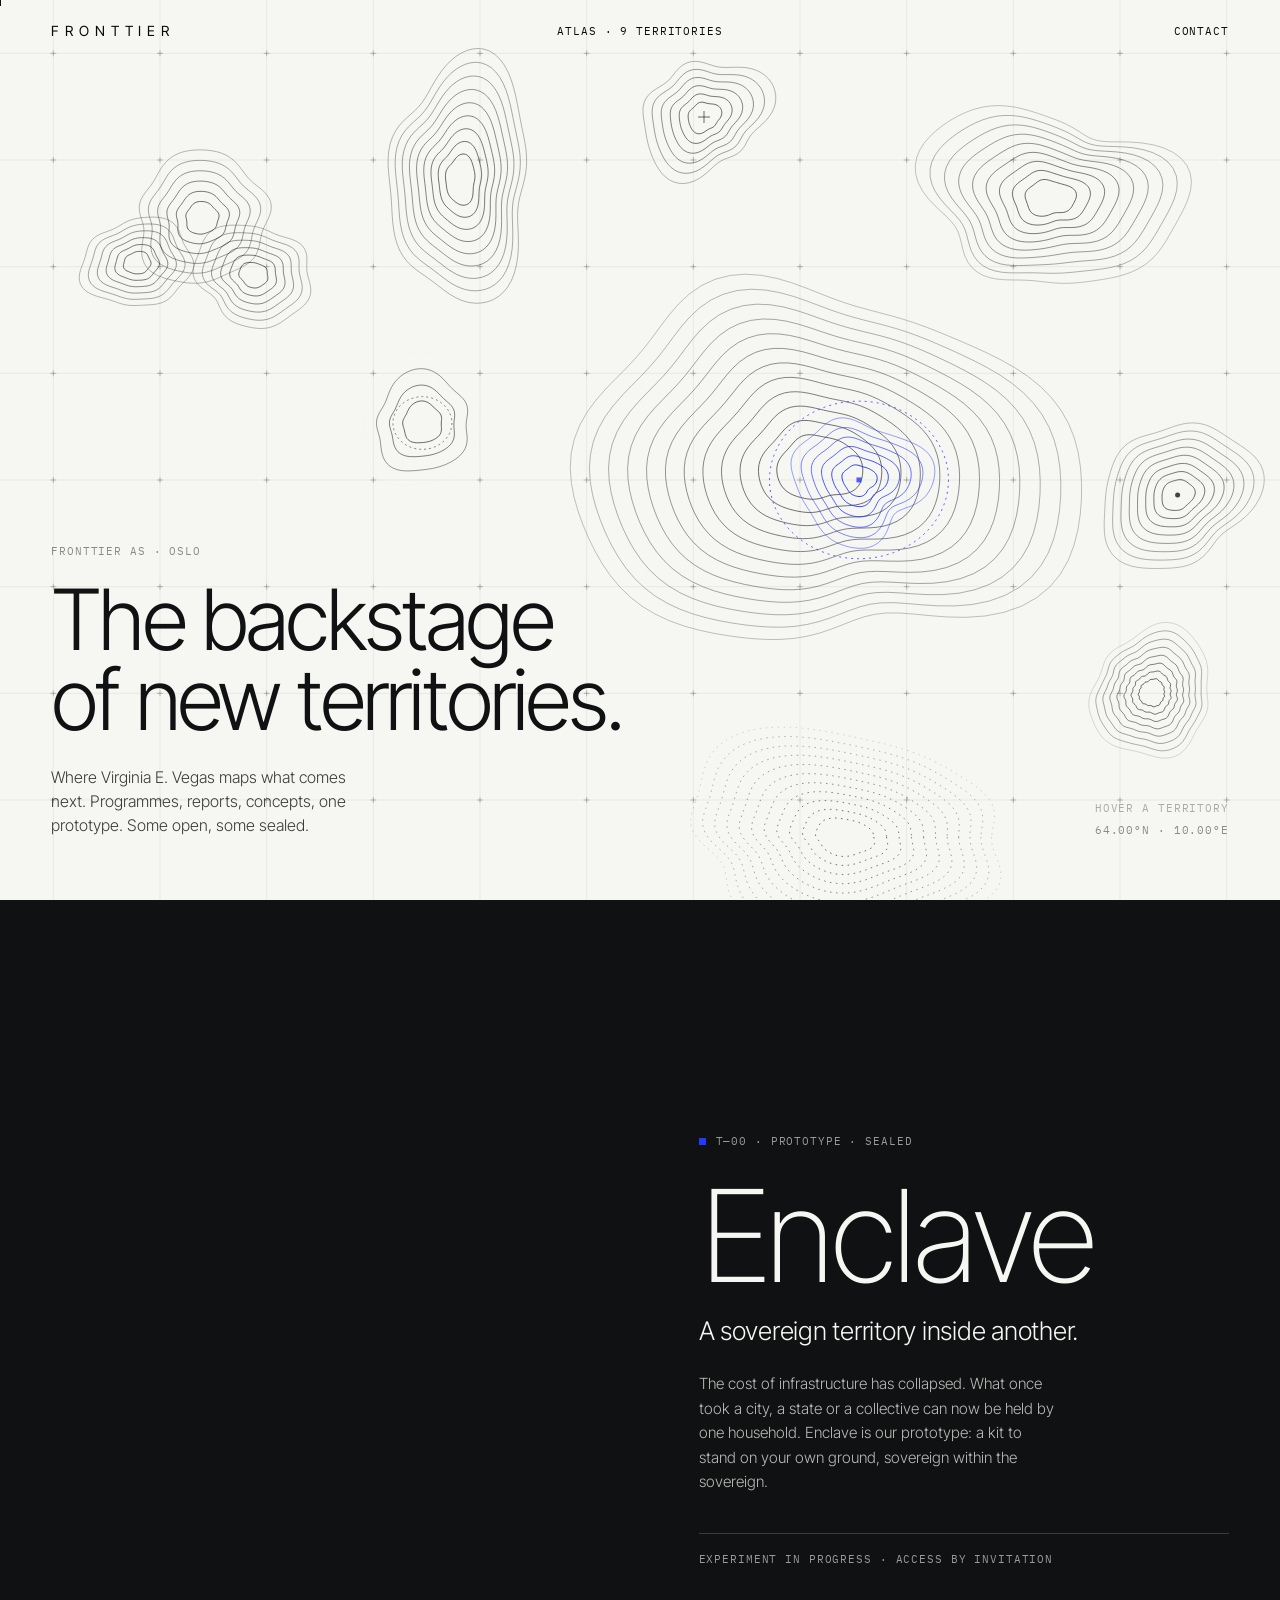
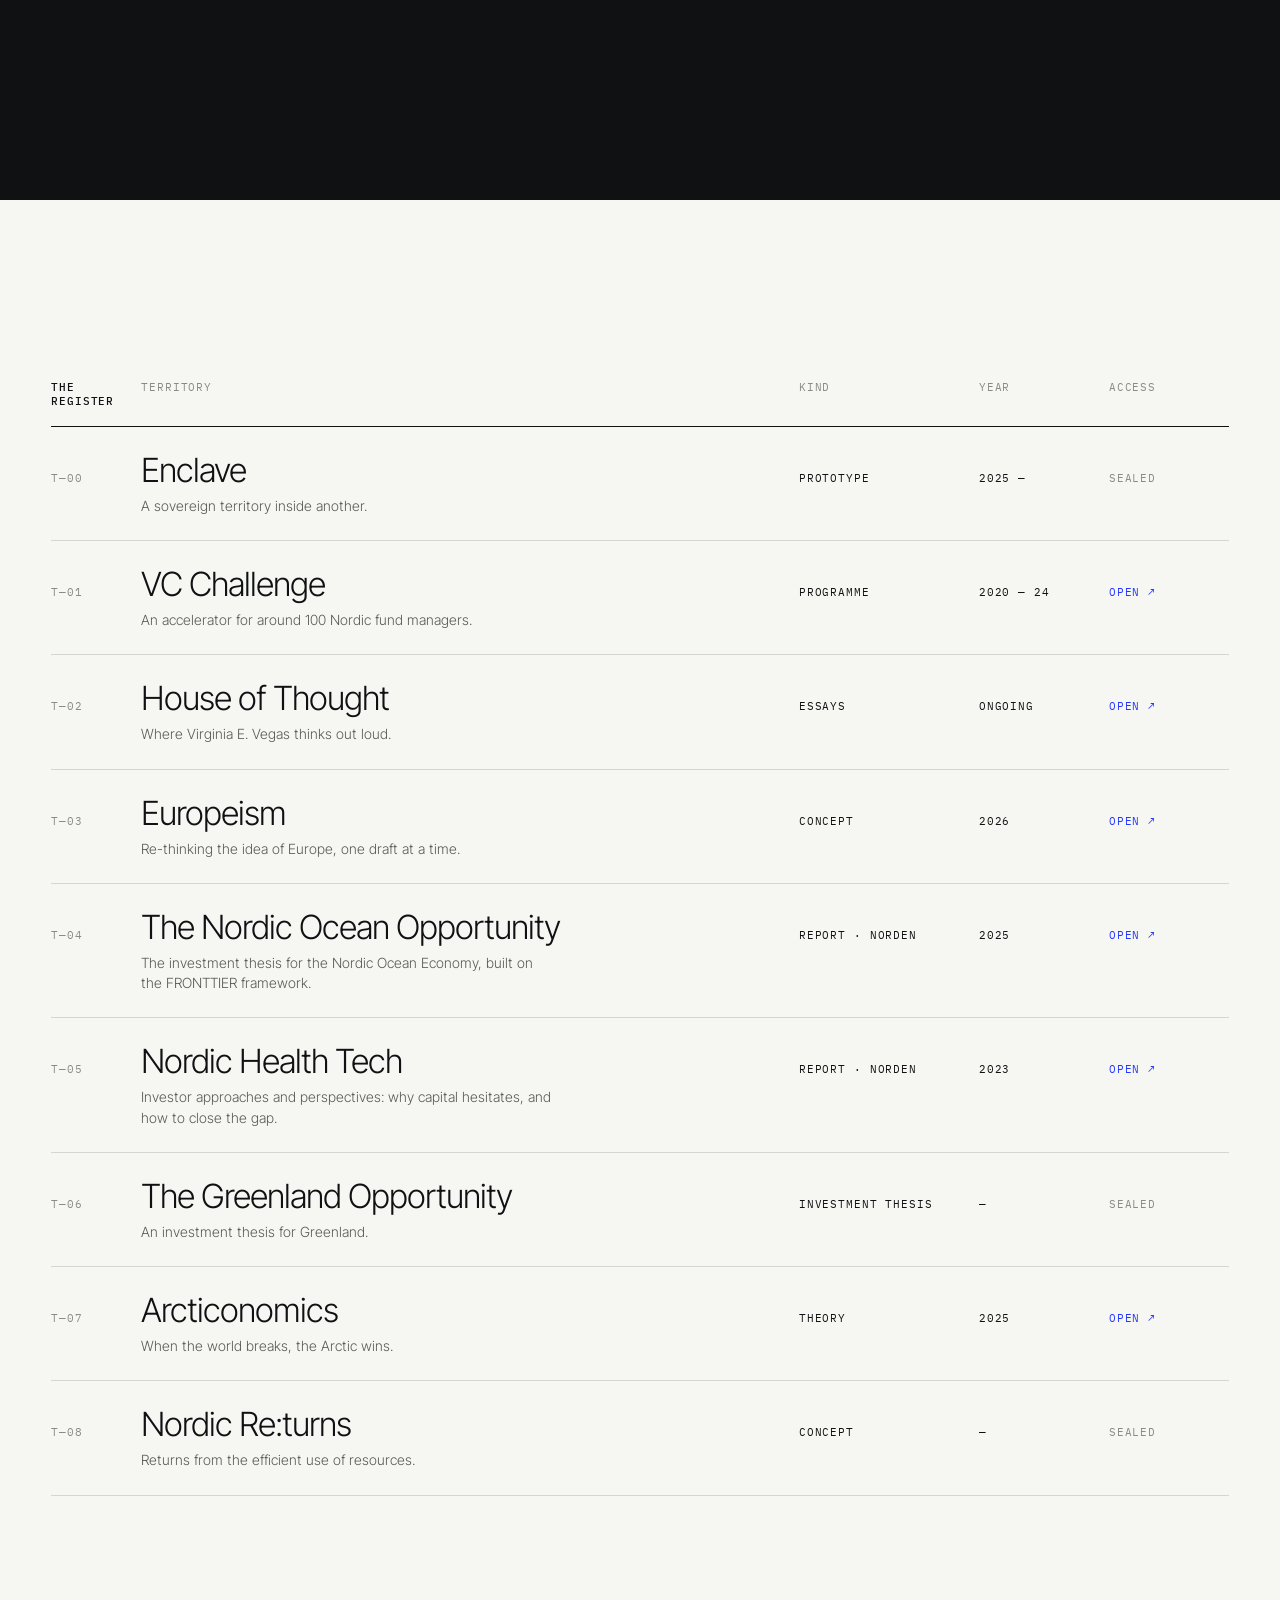
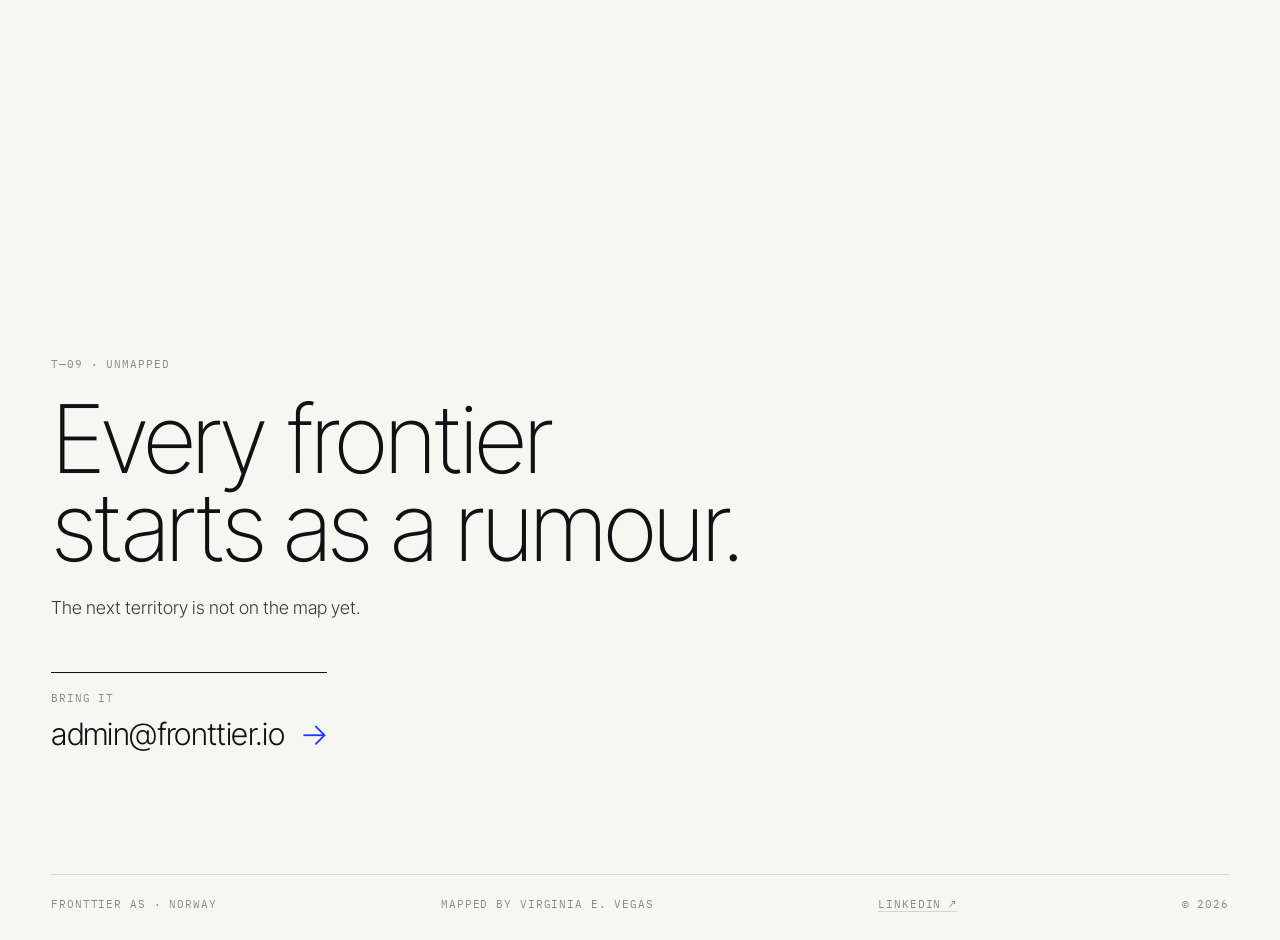
<file: index.html>
<!doctype html>
<html lang="en">
<head>
  <meta charset="utf-8">
  <meta name="viewport" content="width=device-width, initial-scale=1">
  <title>FRONTTIER — An atlas of new territories</title>
  <meta name="description" content="FRONTTIER AS (Oslo) is the backstage of new territories: VC Challenge, Europeism, House of Thought, Arcticonomics, Nordic Innovation reports on the ocean economy and health tech, and Enclave. By Virginia E. Vegas.">
  <link rel="canonical" href="https://fronttier.io/">
  <meta property="og:type" content="website">
  <meta property="og:url" content="https://fronttier.io/">
  <meta property="og:title" content="FRONTTIER — The backstage of new territories">
  <meta property="og:description" content="An atlas of programmes, reports, concepts and one prototype by Virginia E. Vegas.">
  <meta property="og:site_name" content="FRONTTIER">
  <meta property="og:image" content="https://fronttier.io/og.png">
  <meta property="og:image:width" content="1200"><meta property="og:image:height" content="630">
  <meta property="og:image:alt" content="FRONTTIER — The backstage of new territories">
  <meta name="twitter:card" content="summary_large_image">
  <meta name="twitter:image" content="https://fronttier.io/og.png">
  <meta name="author" content="Virginia E. Vegas">
  <script type="application/ld+json">{"@context": "https://schema.org", "@graph": [{"@type": "Organization", "@id": "https://fronttier.io/#org", "name": "FRONTTIER AS", "legalName": "FRONTTIER AS", "url": "https://fronttier.io/", "email": "admin@fronttier.io", "logo": "https://fronttier.io/icon-192.png", "address": {"@type": "PostalAddress", "addressLocality": "Oslo", "addressCountry": "NO"}, "founder": {"@id": "https://vevegas.com/#virginia"}, "sameAs": ["https://www.linkedin.com/company/the-fronttier/"]}, {"@type": "Person", "@id": "https://vevegas.com/#virginia", "name": "Virginia E. Vegas", "alternateName": "VE VEGAS", "url": "https://vevegas.com/", "sameAs": ["https://www.linkedin.com/in/virginia-e-vegas/"], "worksFor": {"@id": "https://fronttier.io/#org"}}, {"@type": "WebSite", "@id": "https://fronttier.io/#site", "url": "https://fronttier.io/", "name": "FRONTTIER", "publisher": {"@id": "https://fronttier.io/#org"}, "inLanguage": "en"}, {"@type": "ItemList", "name": "Territories by FRONTTIER AS", "itemListElement": [{"@type": "ListItem", "position": 1, "item": {"@type": "CreativeWork", "name": "VC Challenge", "url": "https://vcchallenge.com/", "creator": {"@id": "https://fronttier.io/#org"}}}, {"@type": "ListItem", "position": 2, "item": {"@type": "CreativeWork", "name": "House of Thought", "url": "https://vevegas.com/", "creator": {"@id": "https://fronttier.io/#org"}}}, {"@type": "ListItem", "position": 3, "item": {"@type": "CreativeWork", "name": "Europeism", "url": "https://europeism.com/", "creator": {"@id": "https://fronttier.io/#org"}}}, {"@type": "ListItem", "position": 4, "item": {"@type": "CreativeWork", "name": "Arcticonomics", "url": "https://arctic-onomics.com/", "creator": {"@id": "https://fronttier.io/#org"}}}, {"@type": "ListItem", "position": 5, "item": {"@type": "CreativeWork", "name": "The Nordic Ocean Opportunity", "url": "https://www.norden.org/en/publication/nordic-ocean-opportunity", "creator": {"@id": "https://fronttier.io/#org"}}}, {"@type": "ListItem", "position": 6, "item": {"@type": "CreativeWork", "name": "Investor approaches and perspectives in Nordic Health Tech", "url": "https://www.norden.org/en/publication/investor-approaches-and-perspectives-nordic-health-tech", "creator": {"@id": "https://fronttier.io/#org"}}}]}]}</script>
  <meta name="msvalidate.01" content="26BB170651A4994F79CFC43C66DDC237">
  <meta name="theme-color" content="#f6f6f3">
  <link rel="icon" href="/favicon.ico" sizes="48x48"><link rel="icon" href="/icon-192.png" type="image/png" sizes="192x192"><link rel="apple-touch-icon" href="/apple-touch-icon.png">
  <link rel="preconnect" href="https://fonts.googleapis.com">
  <link rel="preconnect" href="https://fonts.gstatic.com" crossorigin>
  <link href="https://fonts.googleapis.com/css2?family=Inter+Tight:wght@200;300;400;500&family=IBM+Plex+Mono:wght@400;500&display=swap" rel="stylesheet">
  <link rel="stylesheet" href="styles.css?v=5">
</head>
<body>
  <header class="top">
    <a class="mark" href="/" aria-label="FRONTTIER">FRONTTIER</a>
    <span class="mono top__mid">Atlas · 9 territories</span>
    <a class="mono" href="mailto:admin@fronttier.io">Contact</a>
  </header>

  <!-- I. the atlas -->
  <section class="atlas" id="atlas" aria-label="Atlas of territories">
    <canvas id="map" aria-hidden="true"></canvas>
    <div class="callout" id="callout" hidden>
      <span class="mono callout__n" id="cN"></span>
      <span class="callout__t" id="cT"></span>
      <span class="mono callout__m" id="cM"></span>
    </div>
    <div class="atlas__text">
      <p class="mono atlas__k">FRONTTIER AS · Oslo</p>
      <h1 class="atlas__t">The backstage<br>of new territories.</h1>
      <p class="atlas__s">Where Virginia E.&nbsp;Vegas maps what comes next. Programmes, reports, concepts, one prototype. Some open, some sealed.</p>
    </div>
    <p class="mono atlas__coord" id="coord">64.00°N · 10.00°E</p>
    <p class="mono atlas__hint">Hover a territory</p>
  </section>

  <!-- II. the enclave -->
  <section class="enclave" id="enclave" aria-labelledby="encT">
    <div class="enclave__map"><canvas id="encMap" aria-hidden="true"></canvas></div>
    <div class="enclave__text">
      <p class="mono enclave__k rv"><i></i>T—00 · Prototype · Sealed</p>
      <h2 class="enclave__t rv" id="encT">Enclave</h2>
      <p class="enclave__lead rv">A sovereign territory inside another.</p>
      <p class="enclave__p rv">The cost of infrastructure has collapsed. What once took a city, a state or a collective can now be held by one household. Enclave is our prototype: a kit to stand on your own ground, sovereign within the sovereign.</p>
      <p class="mono enclave__f rv">Experiment in progress · Access by invitation</p>
    </div>
  </section>

  <!-- III. the register -->
  <section class="reg" aria-labelledby="regT">
    <div class="reg__head rv">
      <h2 class="mono" id="regT">The register</h2>
      <span class="mono">Territory</span><span class="mono">Kind</span><span class="mono">Year</span><span class="mono">Access</span>
    </div>
    <ol class="reg__list" id="reg">
      <li class="row" id="row-enclave"><a href="#enclave"><span class="mono row__n">T—00</span><span class="row__name">Enclave<span class="row__line">A sovereign territory inside another.</span></span><span class="mono row__kind">Prototype</span><span class="mono row__year">2025 —</span><span class="mono row__acc">Sealed</span><canvas></canvas></a></li>
      <li class="row is-open" id="row-vcc"><a href="https://vcchallenge.com" target="_blank" rel="noopener"><span class="mono row__n">T—01</span><span class="row__name">VC Challenge<span class="row__line">An accelerator for around 100 Nordic fund managers.</span></span><span class="mono row__kind">Programme</span><span class="mono row__year">2020 — 24</span><span class="mono row__acc">Open ↗</span><canvas></canvas></a></li>
      <li class="row is-open" id="row-hot"><a href="https://vevegas.com" target="_blank" rel="noopener"><span class="mono row__n">T—02</span><span class="row__name">House of Thought<span class="row__line">Where Virginia E. Vegas thinks out loud.</span></span><span class="mono row__kind">Essays</span><span class="mono row__year">Ongoing</span><span class="mono row__acc">Open ↗</span><canvas></canvas></a></li>
      <li class="row is-open" id="row-eur"><a href="https://europeism.com" target="_blank" rel="noopener"><span class="mono row__n">T—03</span><span class="row__name">Europeism<span class="row__line">Re-thinking the idea of Europe, one draft at a time.</span></span><span class="mono row__kind">Concept</span><span class="mono row__year">2026</span><span class="mono row__acc">Open ↗</span><canvas></canvas></a></li>
      <li class="row is-open" id="row-ocean"><a href="https://www.norden.org/en/publication/nordic-ocean-opportunity" target="_blank" rel="noopener"><span class="mono row__n">T—04</span><span class="row__name">The Nordic Ocean Opportunity<span class="row__line">The investment thesis for the Nordic Ocean Economy, built on the FRONTTIER framework.</span></span><span class="mono row__kind">Report · Norden</span><span class="mono row__year">2025</span><span class="mono row__acc">Open ↗</span><canvas></canvas></a></li>
      <li class="row is-open" id="row-health"><a href="https://www.norden.org/en/publication/investor-approaches-and-perspectives-nordic-health-tech" target="_blank" rel="noopener"><span class="mono row__n">T—05</span><span class="row__name">Nordic Health Tech<span class="row__line">Investor approaches and perspectives: why capital hesitates, and how to close the gap.</span></span><span class="mono row__kind">Report · Norden</span><span class="mono row__year">2023</span><span class="mono row__acc">Open ↗</span><canvas></canvas></a></li>
      <li class="row" id="row-green"><a href="#enclave"><span class="mono row__n">T—06</span><span class="row__name">The Greenland Opportunity<span class="row__line">An investment thesis for Greenland.</span></span><span class="mono row__kind">Investment thesis</span><span class="mono row__year">—</span><span class="mono row__acc">Sealed</span><canvas></canvas></a></li>
      <li class="row is-open" id="row-arctic"><a href="https://arctic-onomics.com" target="_blank" rel="noopener"><span class="mono row__n">T—07</span><span class="row__name">Arcticonomics<span class="row__line">When the world breaks, the Arctic wins.</span></span><span class="mono row__kind">Theory</span><span class="mono row__year">2025</span><span class="mono row__acc">Open ↗</span><canvas></canvas></a></li>
      <li class="row" id="row-returns"><a href="#enclave"><span class="mono row__n">T—08</span><span class="row__name">Nordic Re:turns<span class="row__line">Returns from the efficient use of resources.</span></span><span class="mono row__kind">Concept</span><span class="mono row__year">—</span><span class="mono row__acc">Sealed</span><canvas></canvas></a></li>
    </ol>
  </section>

  <!-- IV. the unmapped -->
  <section class="close" id="close" aria-labelledby="closeT">
    <canvas id="closeMap" aria-hidden="true"></canvas>
    <div class="close__text">
      <p class="mono close__k rv">T—09 · Unmapped</p>
      <h2 class="close__t rv" id="closeT">Every frontier<br>starts as a rumour.</h2>
      <p class="close__s rv">The next territory is not on the map yet.</p>
      <a class="close__mail rv" href="mailto:admin@fronttier.io"><span class="close__lab mono">Bring it</span>admin@fronttier.io <i>→</i></a>
    </div>
    <footer class="foot mono">
      <span>FRONTTIER AS · Norway</span>
      <span>Mapped by Virginia E. Vegas</span>
      <a href="https://www.linkedin.com/company/the-fronttier/" rel="me">LinkedIn ↗</a>
      <span>© <span id="year">2026</span></span>
    </footer>
  </section>

  <script src="app.js?v=5" defer></script>
</body>
</html>
</file>
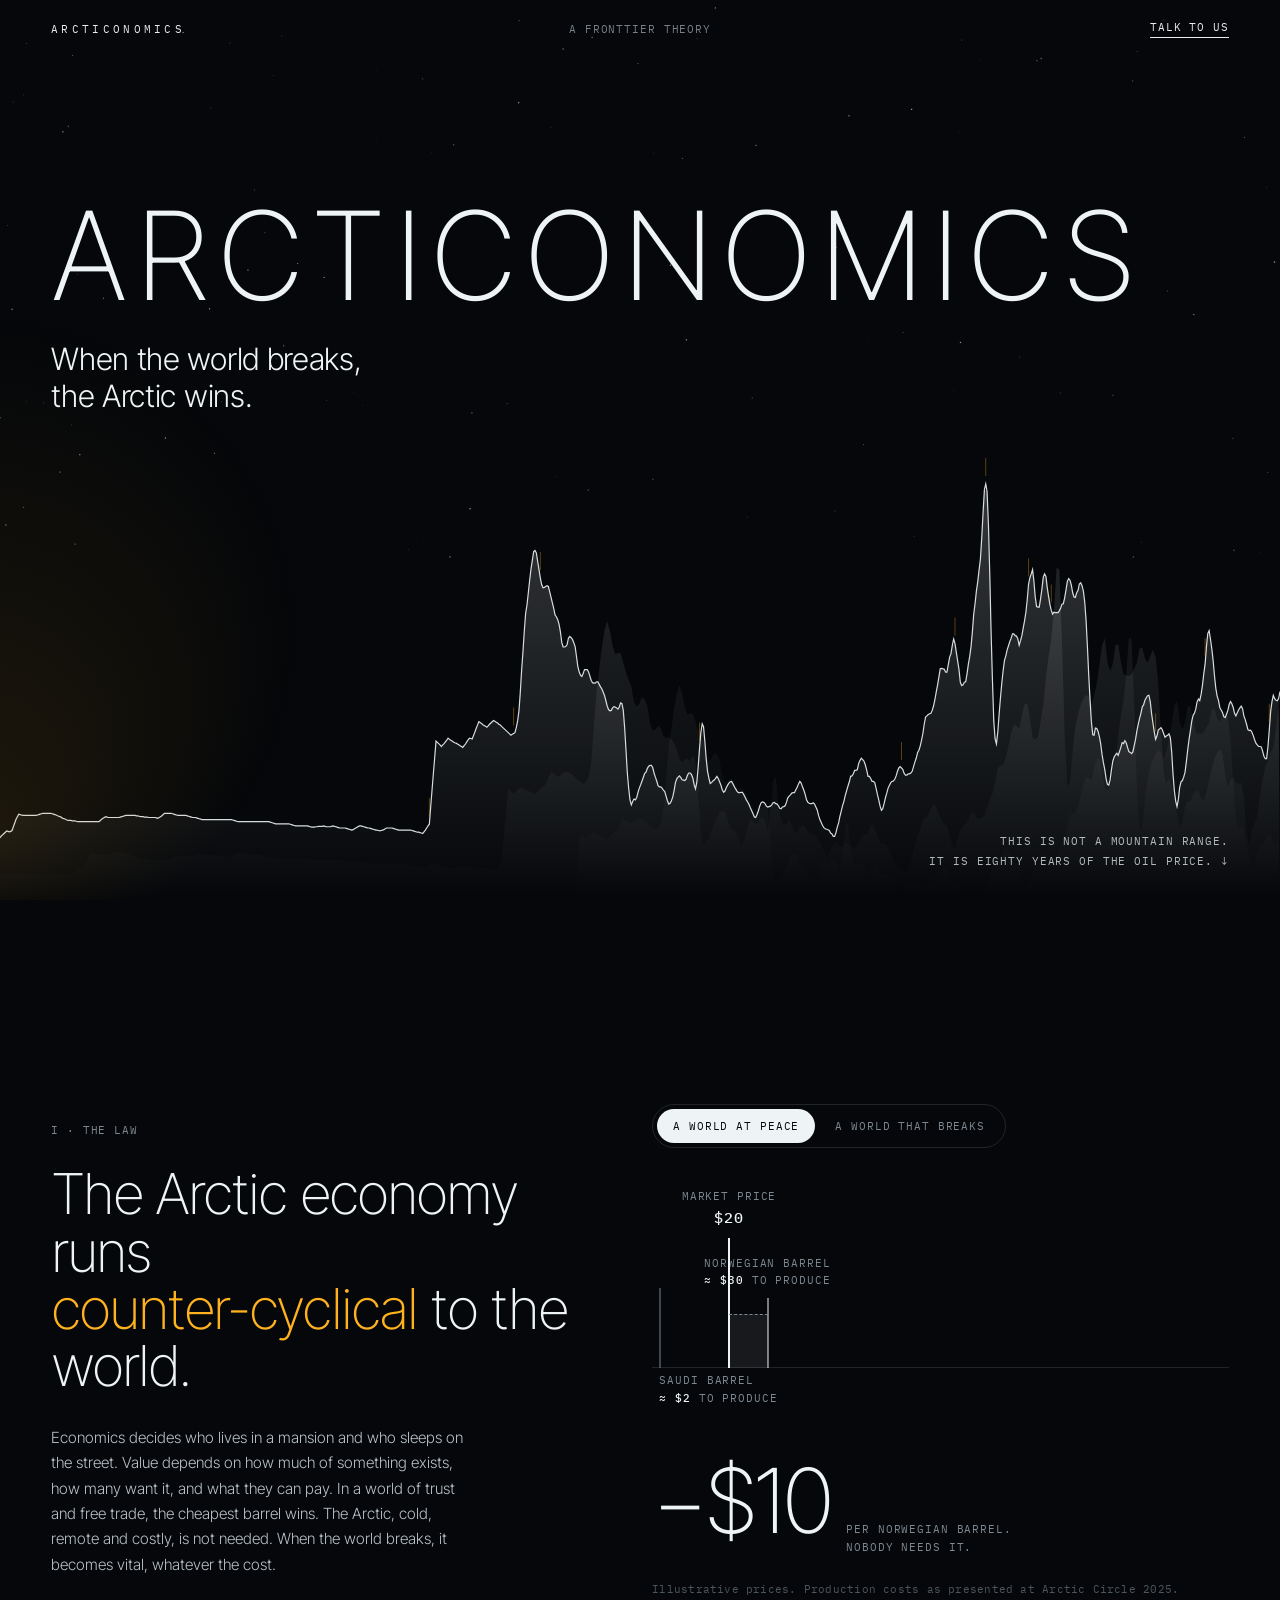
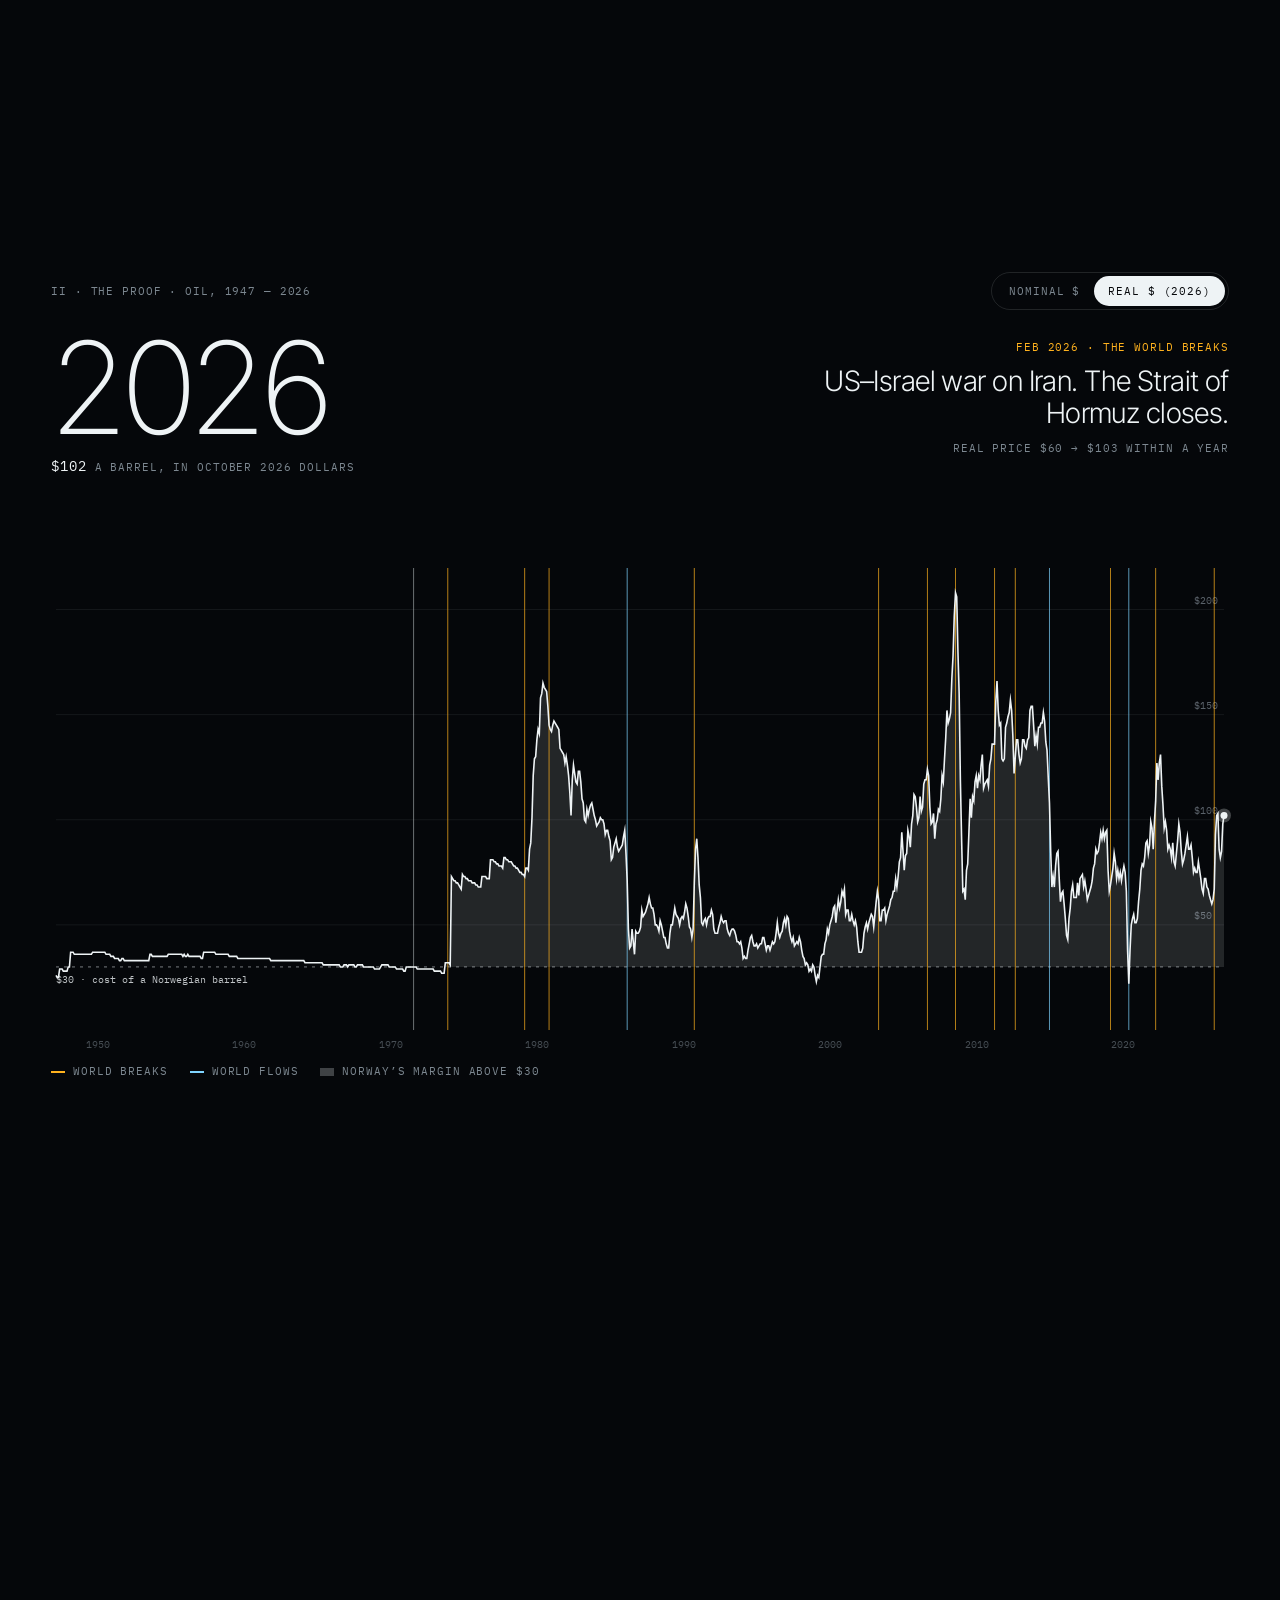
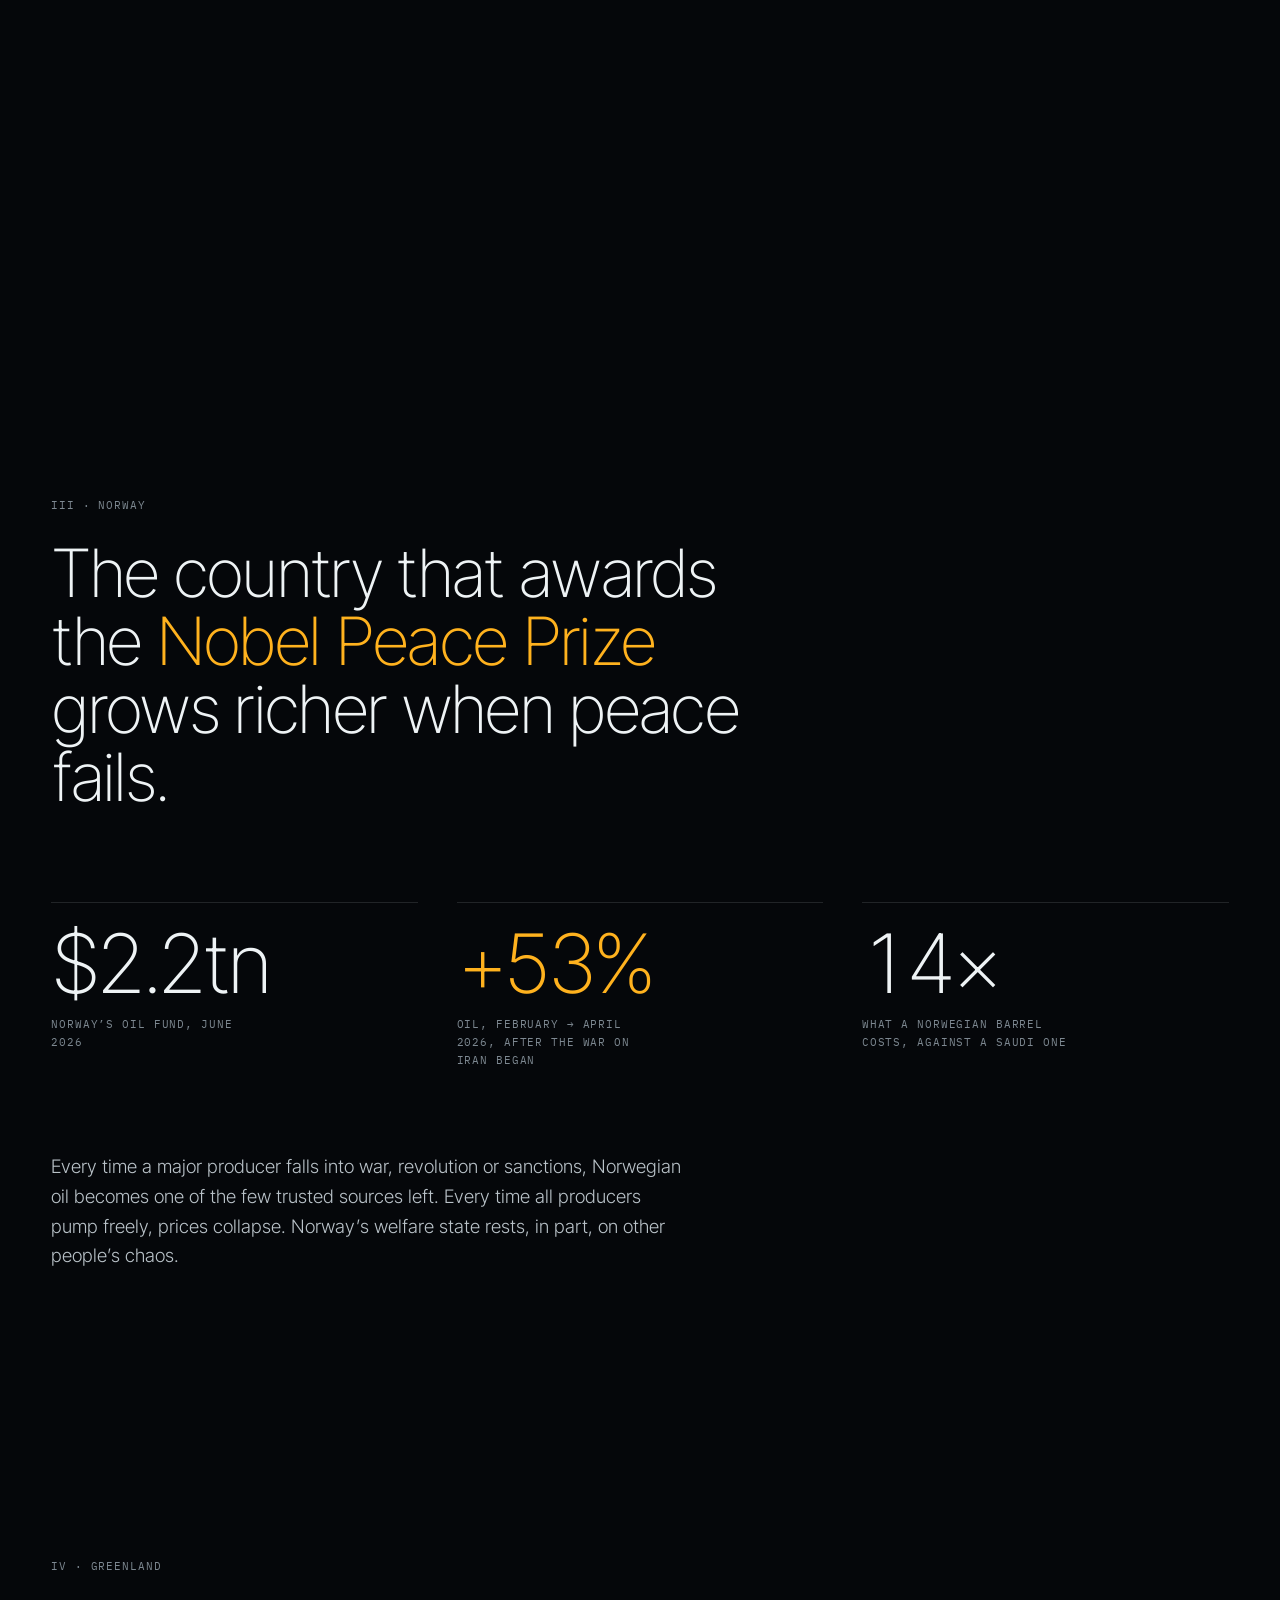
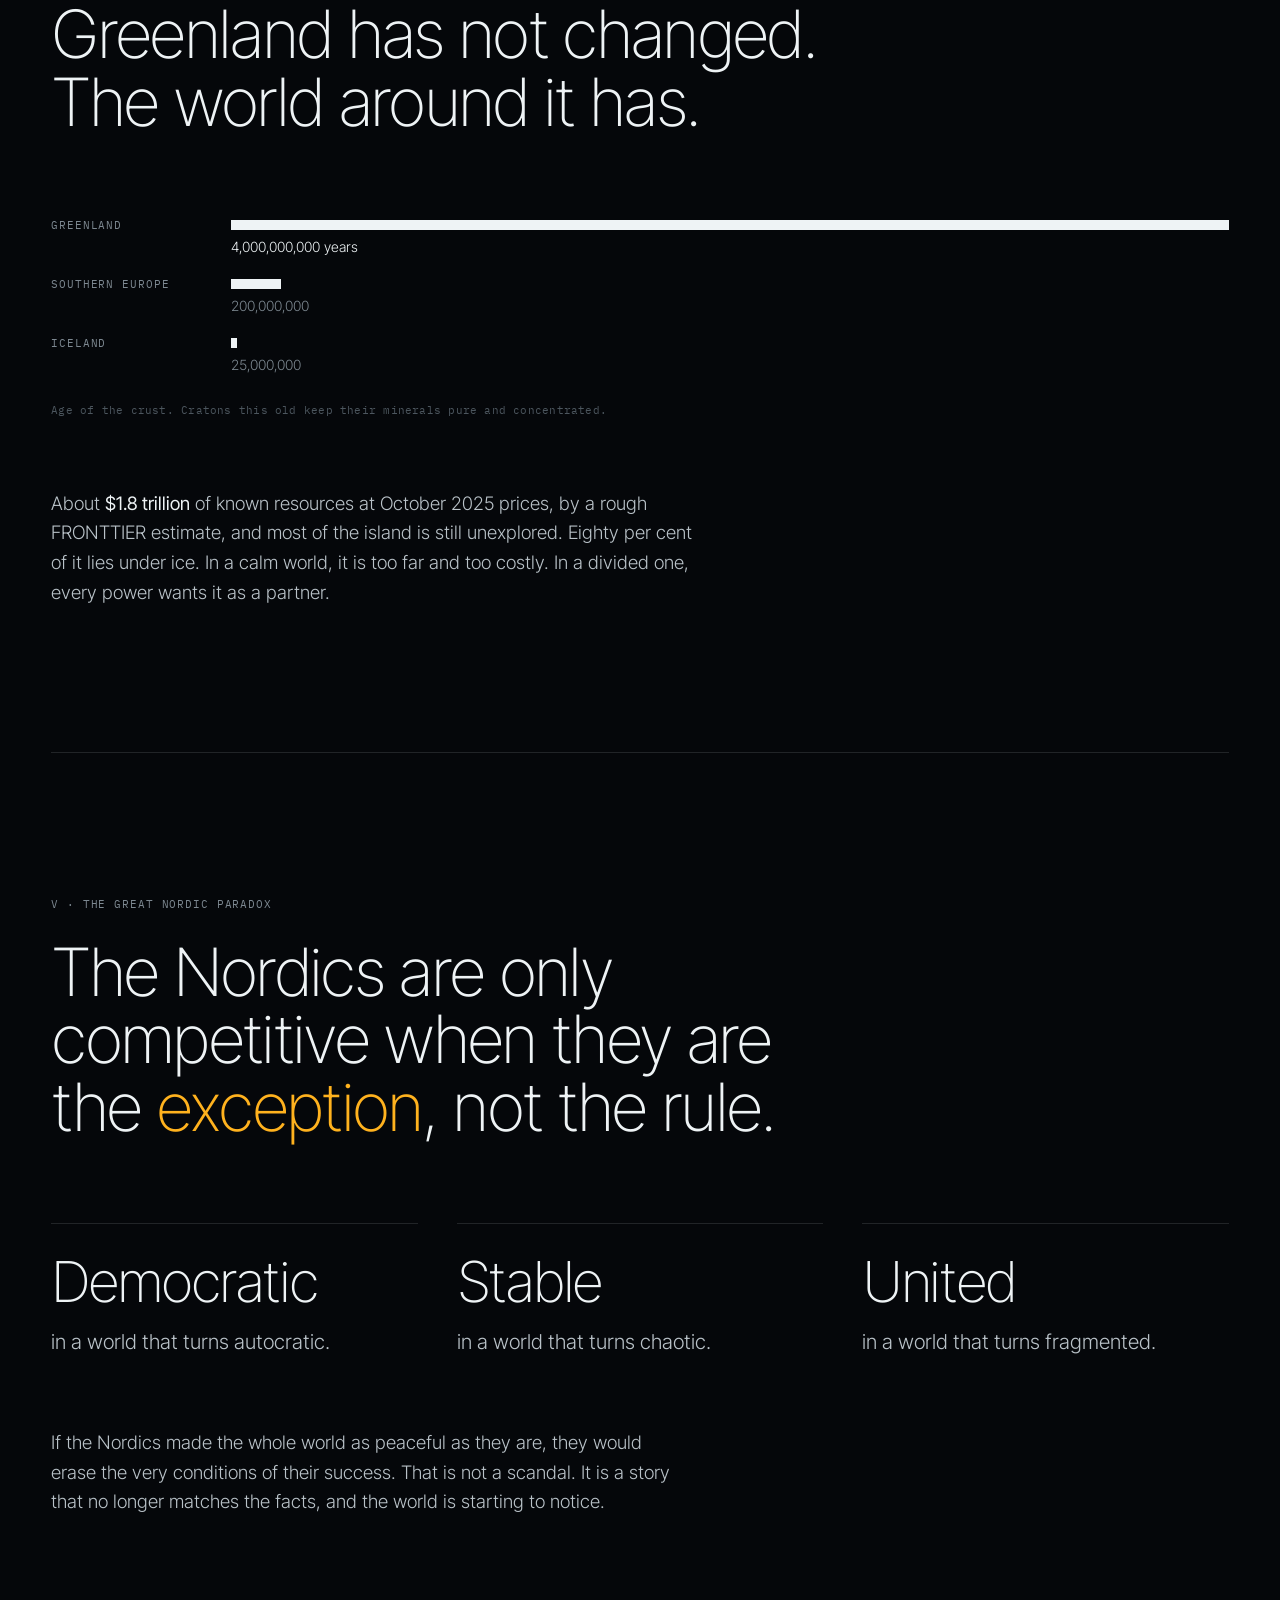
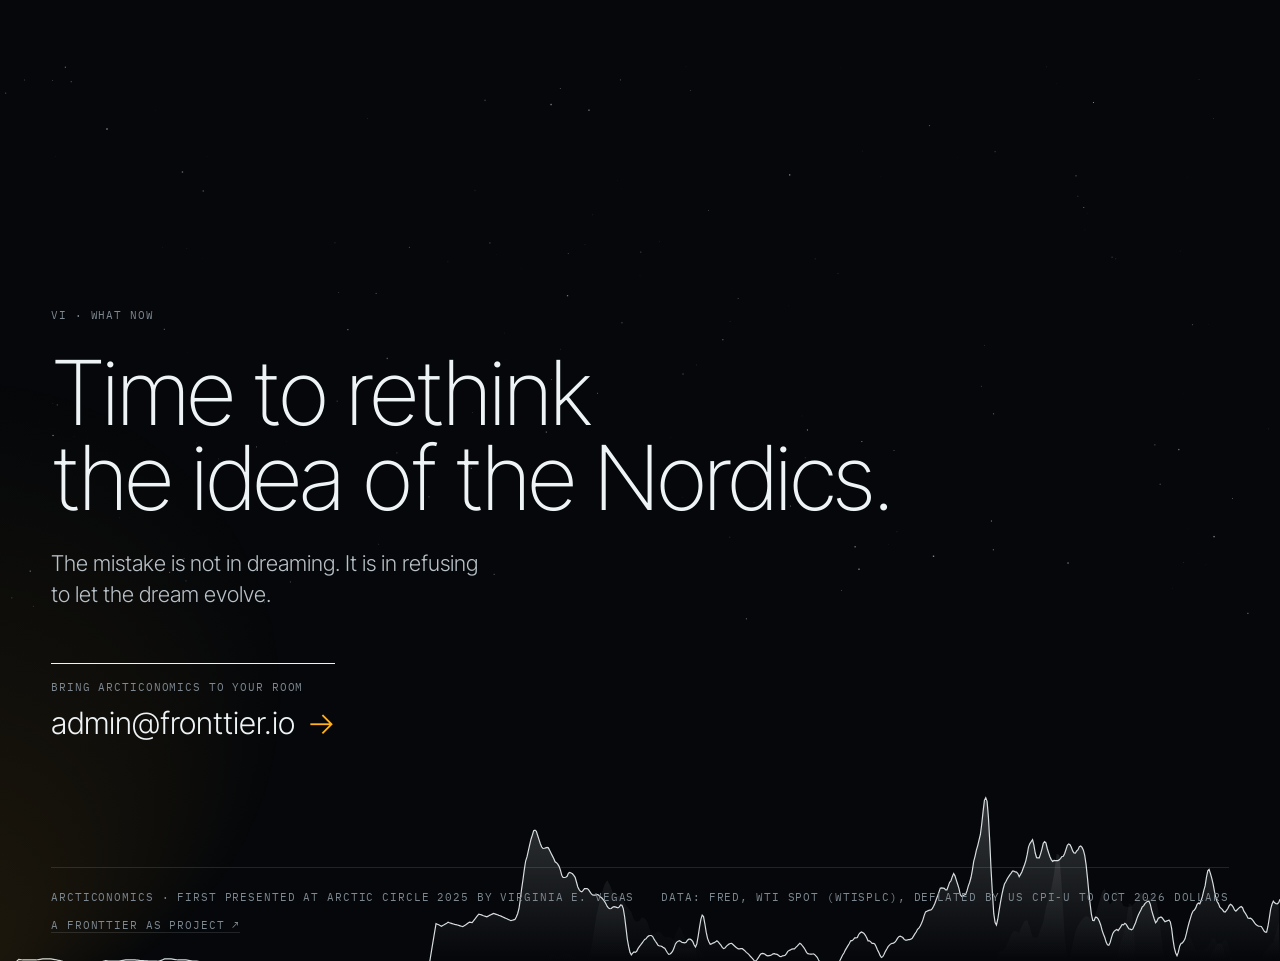
<file: arcticonomics/index.html>
<!doctype html>
<html lang="en">
<head>
  <meta charset="utf-8">
  <meta name="viewport" content="width=device-width, initial-scale=1, viewport-fit=cover">
  <title>Arcticonomics — When the world breaks, the Arctic wins</title>
  <meta name="description" content="Arcticonomics: the Arctic economy is counter-cyclical to the world. Eighty years of the real oil price show it: every spike is a war, a revolution or a sanction. A FRONTTIER theory by Virginia E. Vegas.">
  <meta name="robots" content="noindex">
  <meta name="theme-color" content="#05070a">
  <link rel="icon" href="/icon-192.png" type="image/png">
  <link rel="preconnect" href="https://fonts.googleapis.com">
  <link rel="preconnect" href="https://fonts.gstatic.com" crossorigin>
  <link href="https://fonts.googleapis.com/css2?family=Inter+Tight:wght@200;300;400;500&family=IBM+Plex+Mono:wght@400;500&display=swap" rel="stylesheet">
  <link rel="stylesheet" href="styles.css?v=4">
</head>
<body>
  <header class="bar mono">
    <a href="#top" class="bar__b">Arcticonomics</a>
    <span class="bar__m" id="barM">A FRONTTIER theory</span>
    <a href="mailto:admin@fronttier.io?subject=Arcticonomics" class="bar__c">Talk to us</a>
  </header>

  <!-- 0. the ridge -->
  <section class="hero" id="top">
    <canvas id="ridge" aria-hidden="true"></canvas>
    <div class="hero__txt">
      <h1 class="hero__t">ARCTICONOMICS</h1>
      <p class="hero__s">When the world breaks,<br>the Arctic wins.</p>
    </div>
    <p class="mono hero__hint" id="hint">This is not a mountain range.<br>It is eighty years of the oil price. ↓</p>
  </section>

  <!-- 1. the law -->
  <section class="law" id="law" aria-labelledby="lawT">
    <div class="law__txt">
      <p class="mono k">I · The law</p>
      <h2 class="law__t rv" id="lawT">The Arctic economy runs<br><em>counter-cyclical</em> to the world.</h2>
      <p class="law__p rv">Economics decides who lives in a mansion and who sleeps on the street. Value depends on how much of something exists, how many want it, and what they can pay. In a world of trust and free trade, the cheapest barrel wins. The Arctic, cold, remote and costly, is not needed. When the world breaks, it becomes vital, whatever the cost.</p>
    </div>
    <div class="law__lab">
      <div class="switch mono" role="tablist" aria-label="State of the world">
        <button type="button" role="tab" aria-selected="true" data-w="peace">A world at peace</button>
        <button type="button" role="tab" aria-selected="false" data-w="break">A world that breaks</button>
      </div>
      <div class="scale" id="scale" aria-hidden="true">
        <div class="scale__axis"></div>
        <div class="tick tick--sa"><i></i><span class="mono">Saudi barrel<br><b>≈ $2</b> to produce</span></div>
        <div class="tick tick--no"><i></i><span class="mono">Norwegian barrel<br><b>≈ $30</b> to produce</span></div>
        <div class="tick tick--mk" id="mk"><i></i><span class="mono">Market price<br><b id="mkV">$20</b></span></div>
        <div class="gap" id="gap"></div>
      </div>
      <p class="law__out"><span id="outV">−$10</span><span class="mono" id="outL">per Norwegian barrel. Nobody needs it.</span></p>
      <p class="mono law__f">Illustrative prices. Production costs as presented at Arctic Circle 2025.</p>
    </div>
  </section>

  <!-- 2. the proof -->
  <section class="proof" id="proof" aria-labelledby="proofT">
    <div class="proof__pin">
      <div class="proof__head">
        <p class="mono k" id="proofT">II · The proof · Oil, 1947 — 2026</p>
        <div class="tog mono" role="group" aria-label="Price view">
          <button type="button" data-v="nominal" aria-pressed="false">Nominal $</button>
          <button type="button" data-v="real" aria-pressed="true">Real $ (2026)</button>
        </div>
      </div>
      <canvas id="chart" aria-label="Real oil price 1947 to 2026 with major world events"></canvas>
      <div class="now">
        <p class="now__y" id="nowY">1947</p>
        <p class="mono now__p"><span id="nowP">$26</span> a barrel<span id="nowU">, in October 2026 dollars</span></p>
      </div>
      <div class="ev" id="ev">
        <p class="mono ev__k" id="evK">Scroll through eighty years</p>
        <p class="ev__t" id="evT">Calm. Cheap. Nobody needs the Arctic.</p>
        <p class="mono ev__n" id="evN"></p>
      </div>
      <p class="mono legend"><span class="lg lg--b">World breaks</span><span class="lg lg--f">World flows</span><span class="lg lg--n">Norway’s margin above $30</span></p>
    </div>
  </section>

  <!-- 3. the paradox -->
  <section class="para" aria-labelledby="paraT">
    <p class="mono k rv">III · Norway</p>
    <h2 class="para__t rv" id="paraT">The country that awards the <em>Nobel Peace Prize</em> grows richer when peace fails.</h2>
    <div class="stats">
      <div class="st rv"><p class="st__v" data-count="2.3" data-pre="$" data-suf="tn">$2.3tn</p><p class="mono">Norway’s oil fund, June 2026</p></div>
      <div class="st rv"><p class="st__v" data-count="55" data-pre="+" data-suf="%">+55%</p><p class="mono">Oil, February → April 2026, after the war on Iran began</p></div>
      <div class="st rv"><p class="st__v" data-count="15" data-pre="" data-suf="×">15×</p><p class="mono">What a Norwegian barrel costs, against a Saudi one</p></div>
    </div>
    <p class="para__p rv">Every time a major producer falls into war, revolution or sanctions, Norwegian oil becomes one of the few trusted sources left. Every time all producers pump freely, prices collapse. Norway’s welfare state rests, in part, on other people’s chaos.</p>
  </section>

  <!-- 4. greenland -->
  <section class="gl" aria-labelledby="glT">
    <p class="mono k rv">IV · Greenland</p>
    <h2 class="gl__t rv" id="glT">Greenland has not changed.<br>The world around it has.</h2>
    <div class="crust" id="crust">
      <div class="cr"><span class="mono">Greenland</span><i style="--w:1"></i><b>4,000,000,000 years</b></div>
      <div class="cr"><span class="mono">Southern Europe</span><i style="--w:.05"></i><b>200,000,000</b></div>
      <div class="cr"><span class="mono">Iceland</span><i style="--w:.00625"></i><b>25,000,000</b></div>
      <p class="mono crust__f">Age of the crust. Cratons this old keep their minerals pure and concentrated.</p>
    </div>
    <p class="gl__p rv">About <b>$1.8 trillion</b> of known resources at October 2025 prices, by a rough FRONTTIER estimate, and most of the island is still unexplored. Eighty per cent of it lies under ice. In a calm world, it is too far and too costly. In a divided one, every power wants it as a partner.</p>
  </section>

  <!-- 5. the nordic paradox -->
  <section class="np" aria-labelledby="npT">
    <p class="mono k rv">V · The great Nordic paradox</p>
    <h2 class="np__t rv" id="npT">The Nordics are only competitive when they are the <em>exception</em>, not the rule.</h2>
    <ol class="np__l">
      <li class="rv"><span>Democratic</span> in a world that turns autocratic.</li>
      <li class="rv"><span>Stable</span> in a world that turns chaotic.</li>
      <li class="rv"><span>United</span> in a world that turns fragmented.</li>
    </ol>
    <p class="np__p rv">If the Nordics made the whole world as peaceful as they are, they would erase the very conditions of their success. That is not a scandal. It is a story that no longer matches the facts, and the world is starting to notice.</p>
  </section>

  <!-- 6. close -->
  <section class="end" aria-labelledby="endT">
    <canvas id="endRidge" aria-hidden="true"></canvas>
    <div class="end__txt">
      <p class="mono k rv">VI · What now</p>
      <h2 class="end__t rv" id="endT">Time to rethink<br>the idea of the Nordics.</h2>
      <p class="end__q rv">The mistake is not in dreaming. It is in refusing to let the dream evolve.</p>
      <a class="end__cta rv" href="mailto:admin@fronttier.io?subject=Arcticonomics"><span class="mono">Bring Arcticonomics to your room</span>admin@fronttier.io <i>→</i></a>
    </div>
    <footer class="foot mono">
      <span>Arcticonomics · first presented at Arctic Circle 2025 by Virginia E. Vegas</span>
      <span>Data: FRED, WTI spot (WTISPLC), deflated by US CPI-U to Oct 2026 dollars</span>
      <a href="https://fronttier.io">A FRONTTIER AS project ↗</a>
    </footer>
  </section>

  <script src="data.js?v=1"></script>
  <script src="app.js?v=3" defer></script>
</body>
</html>
</file>
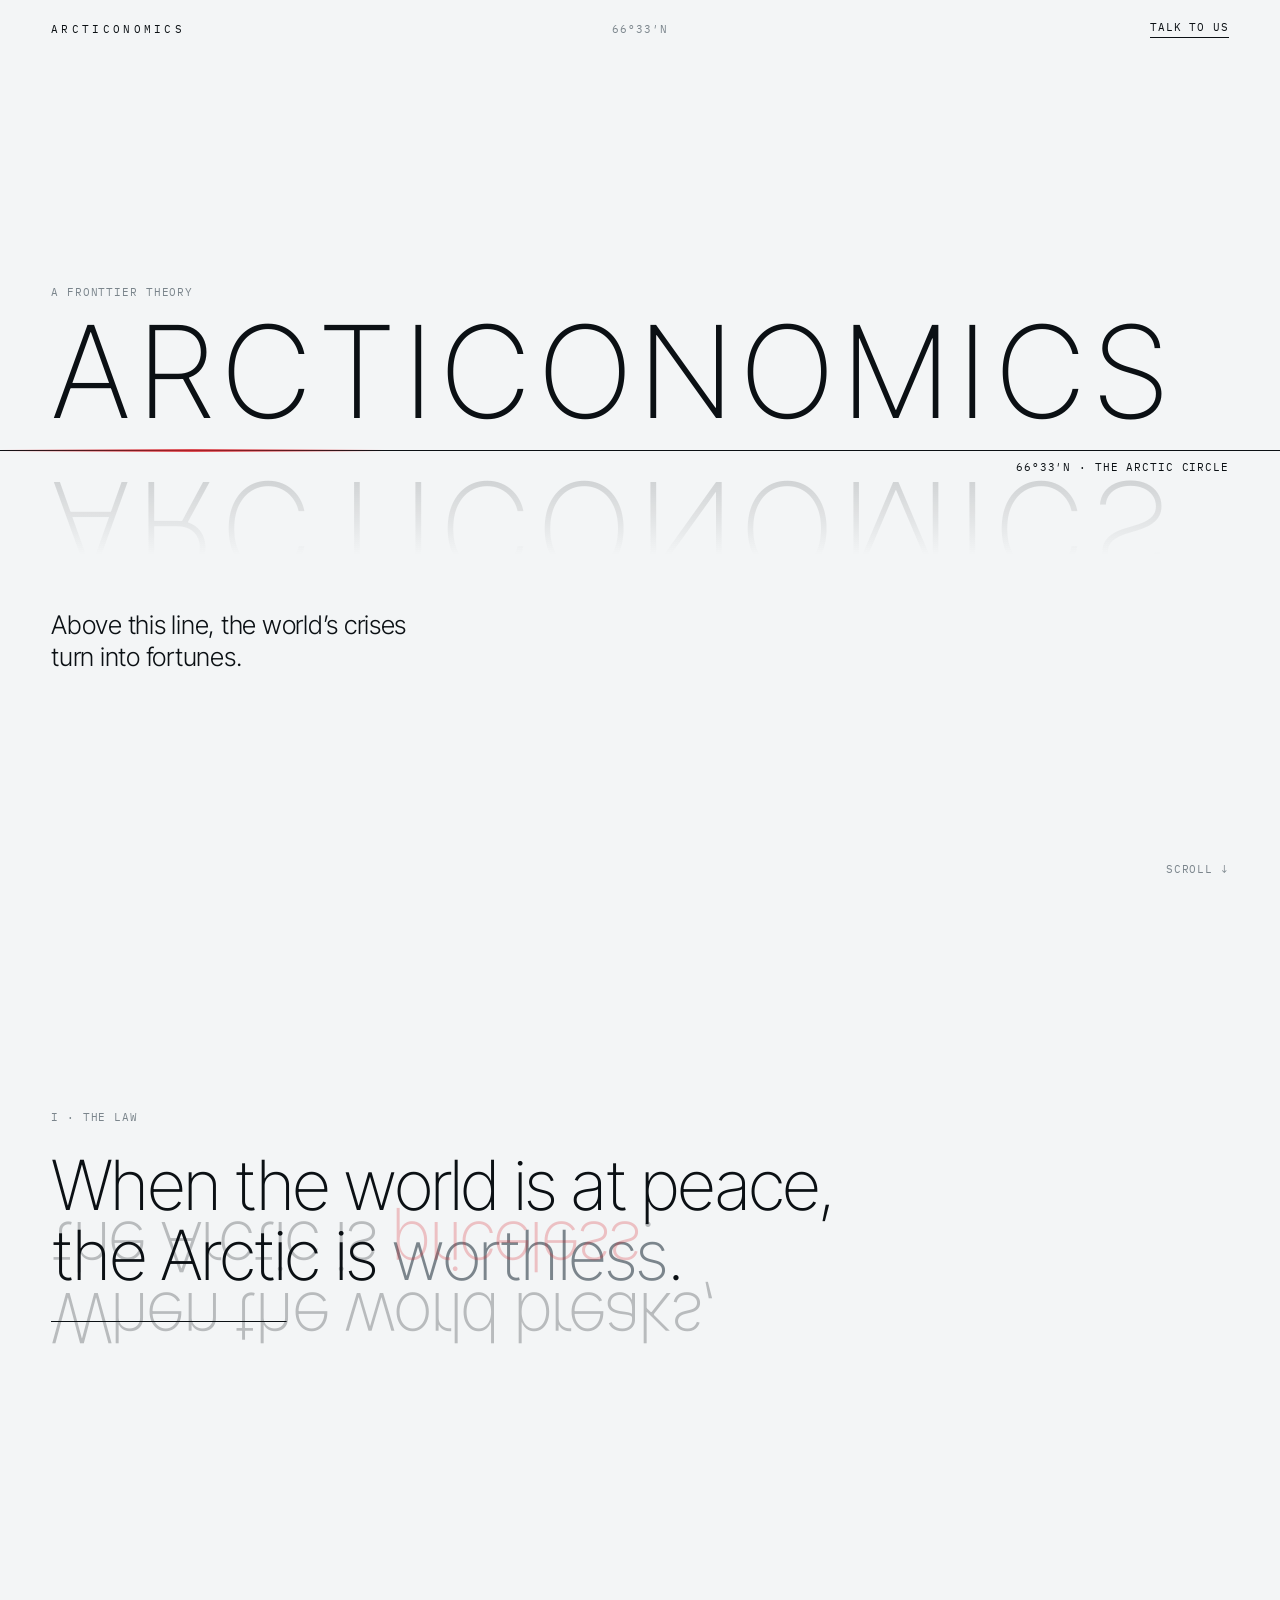
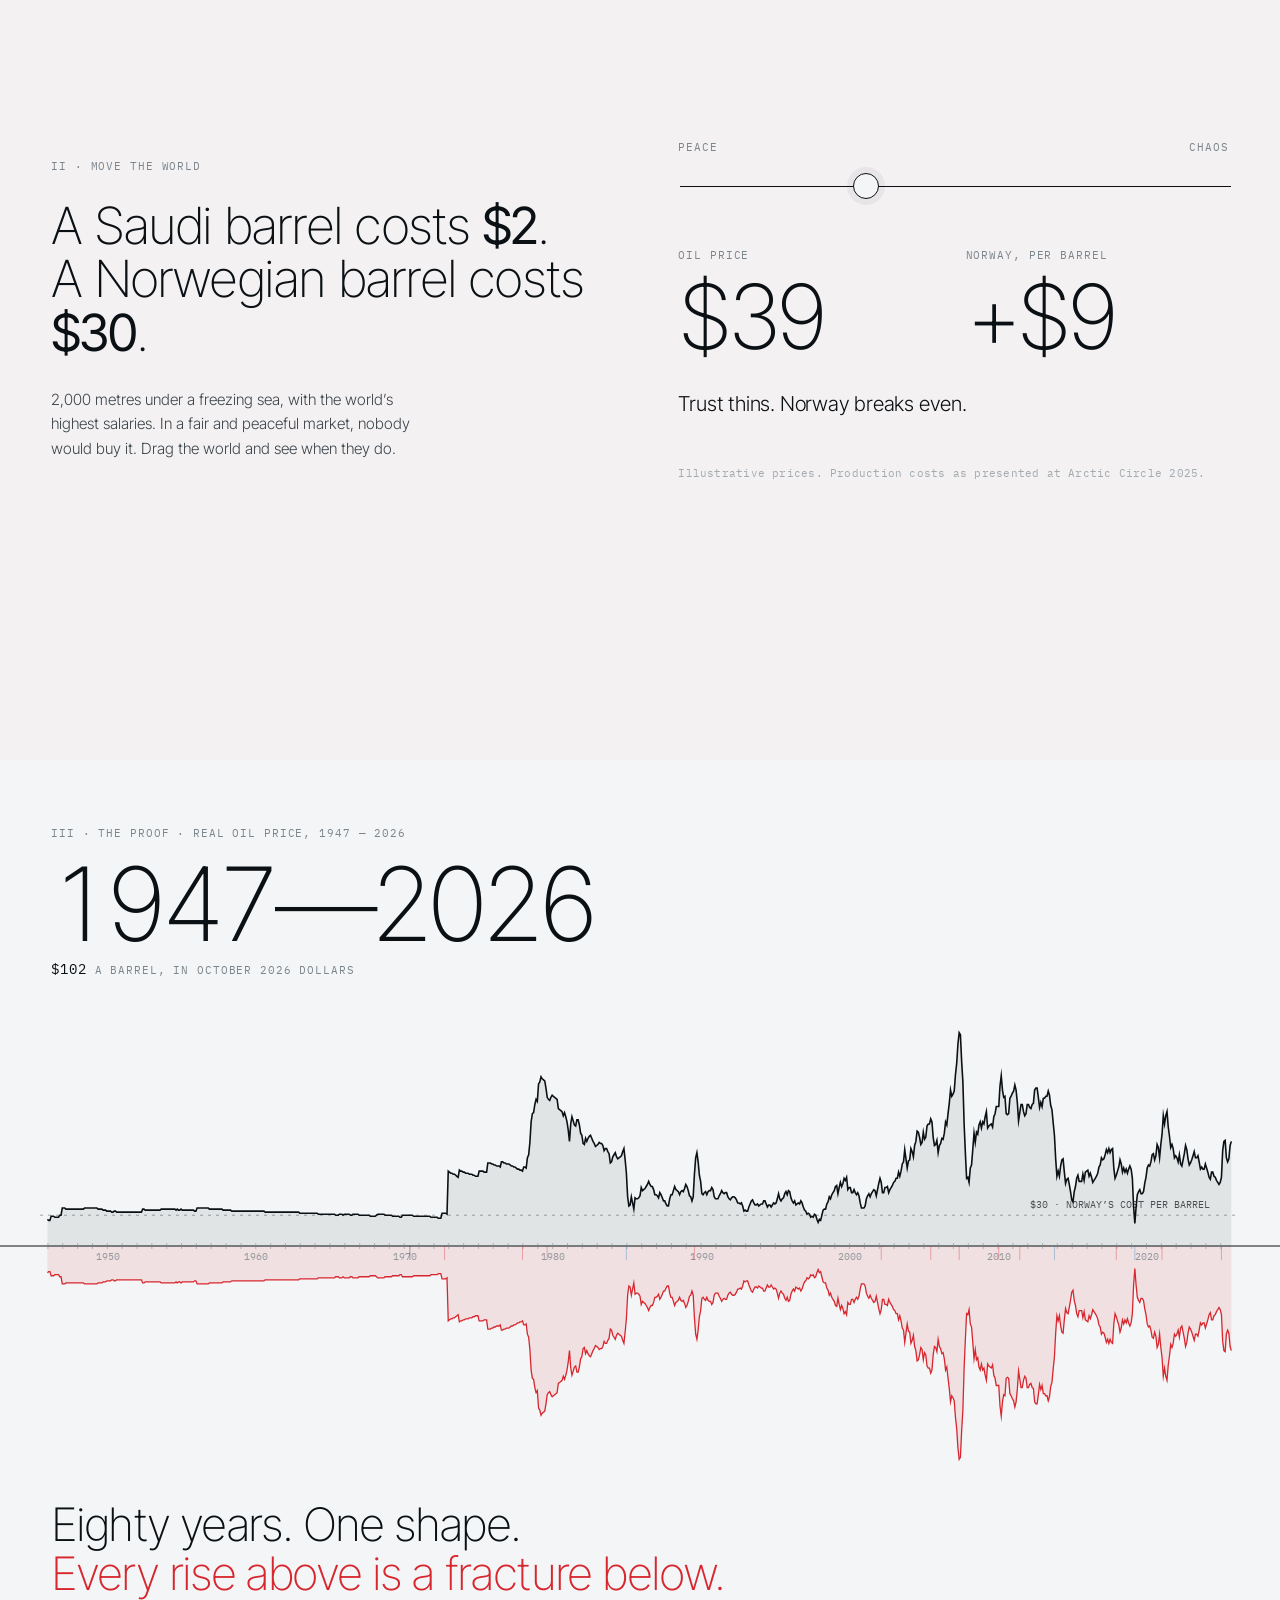
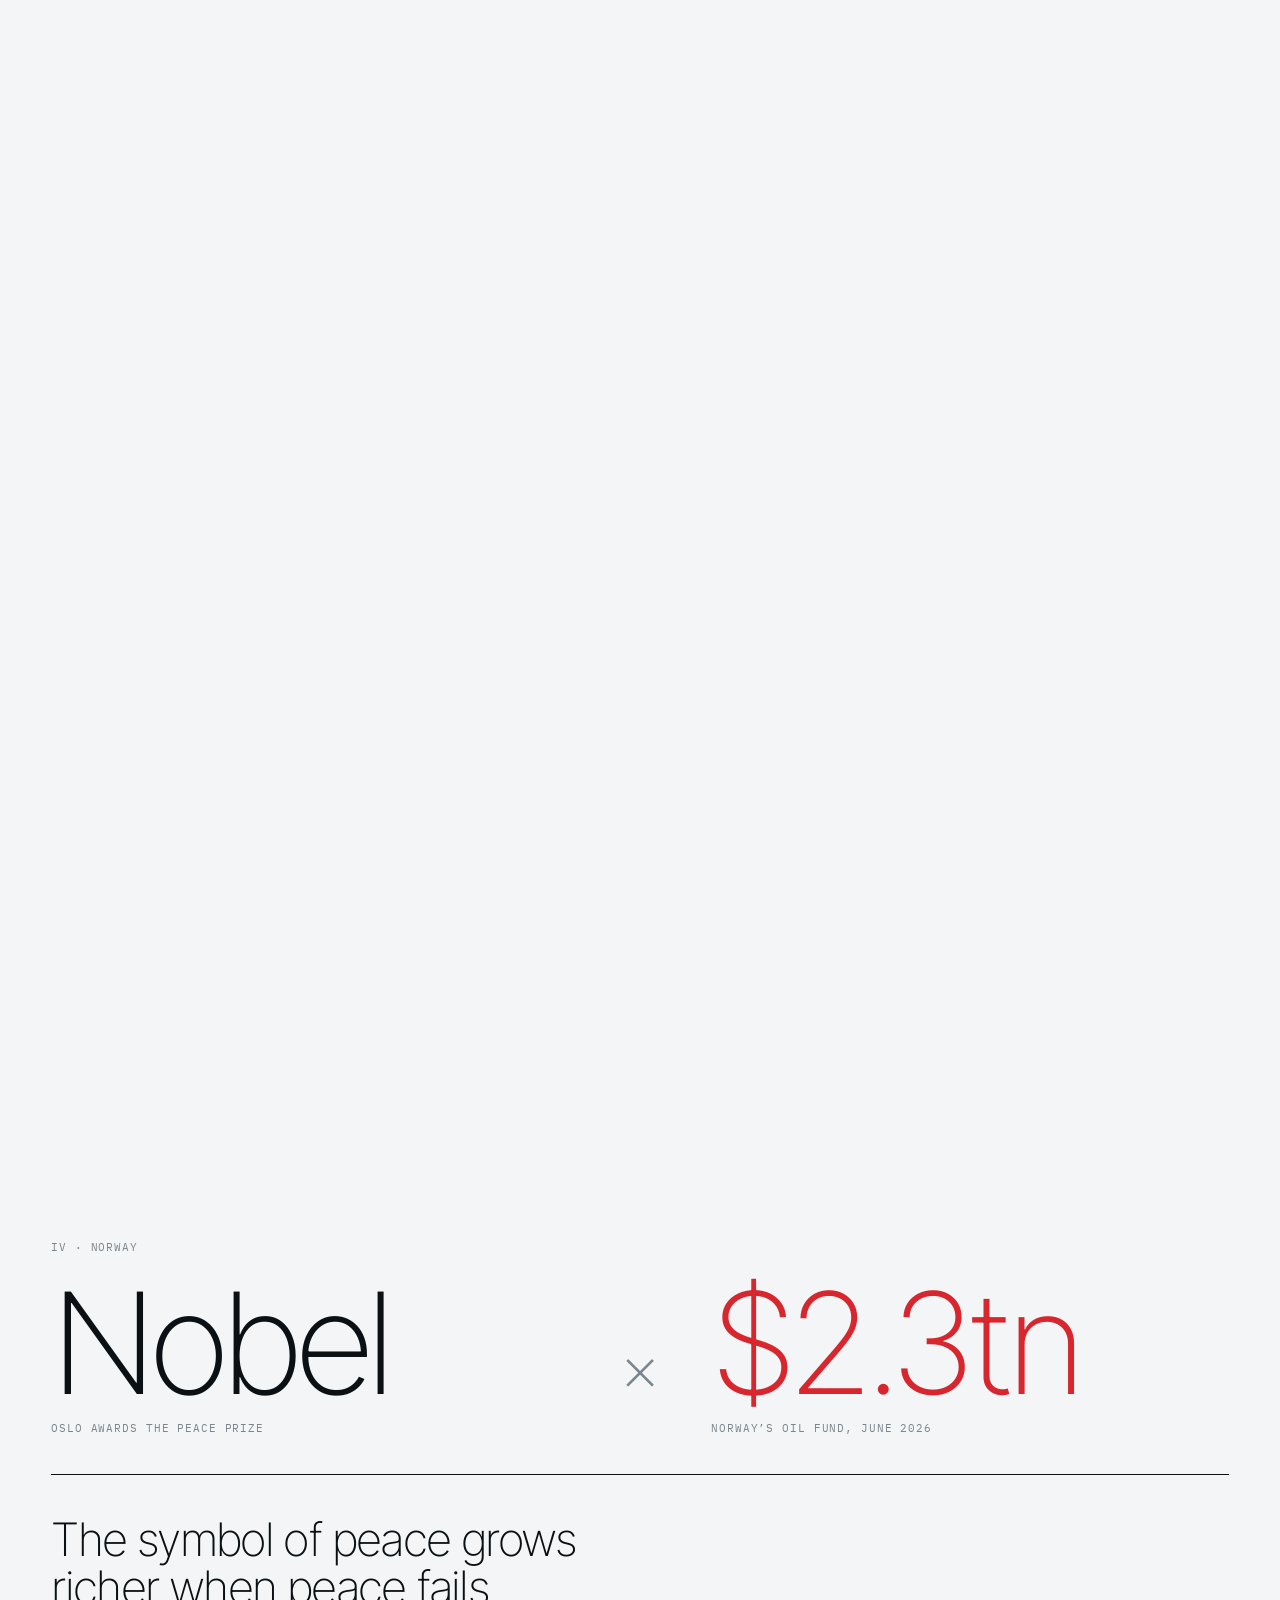
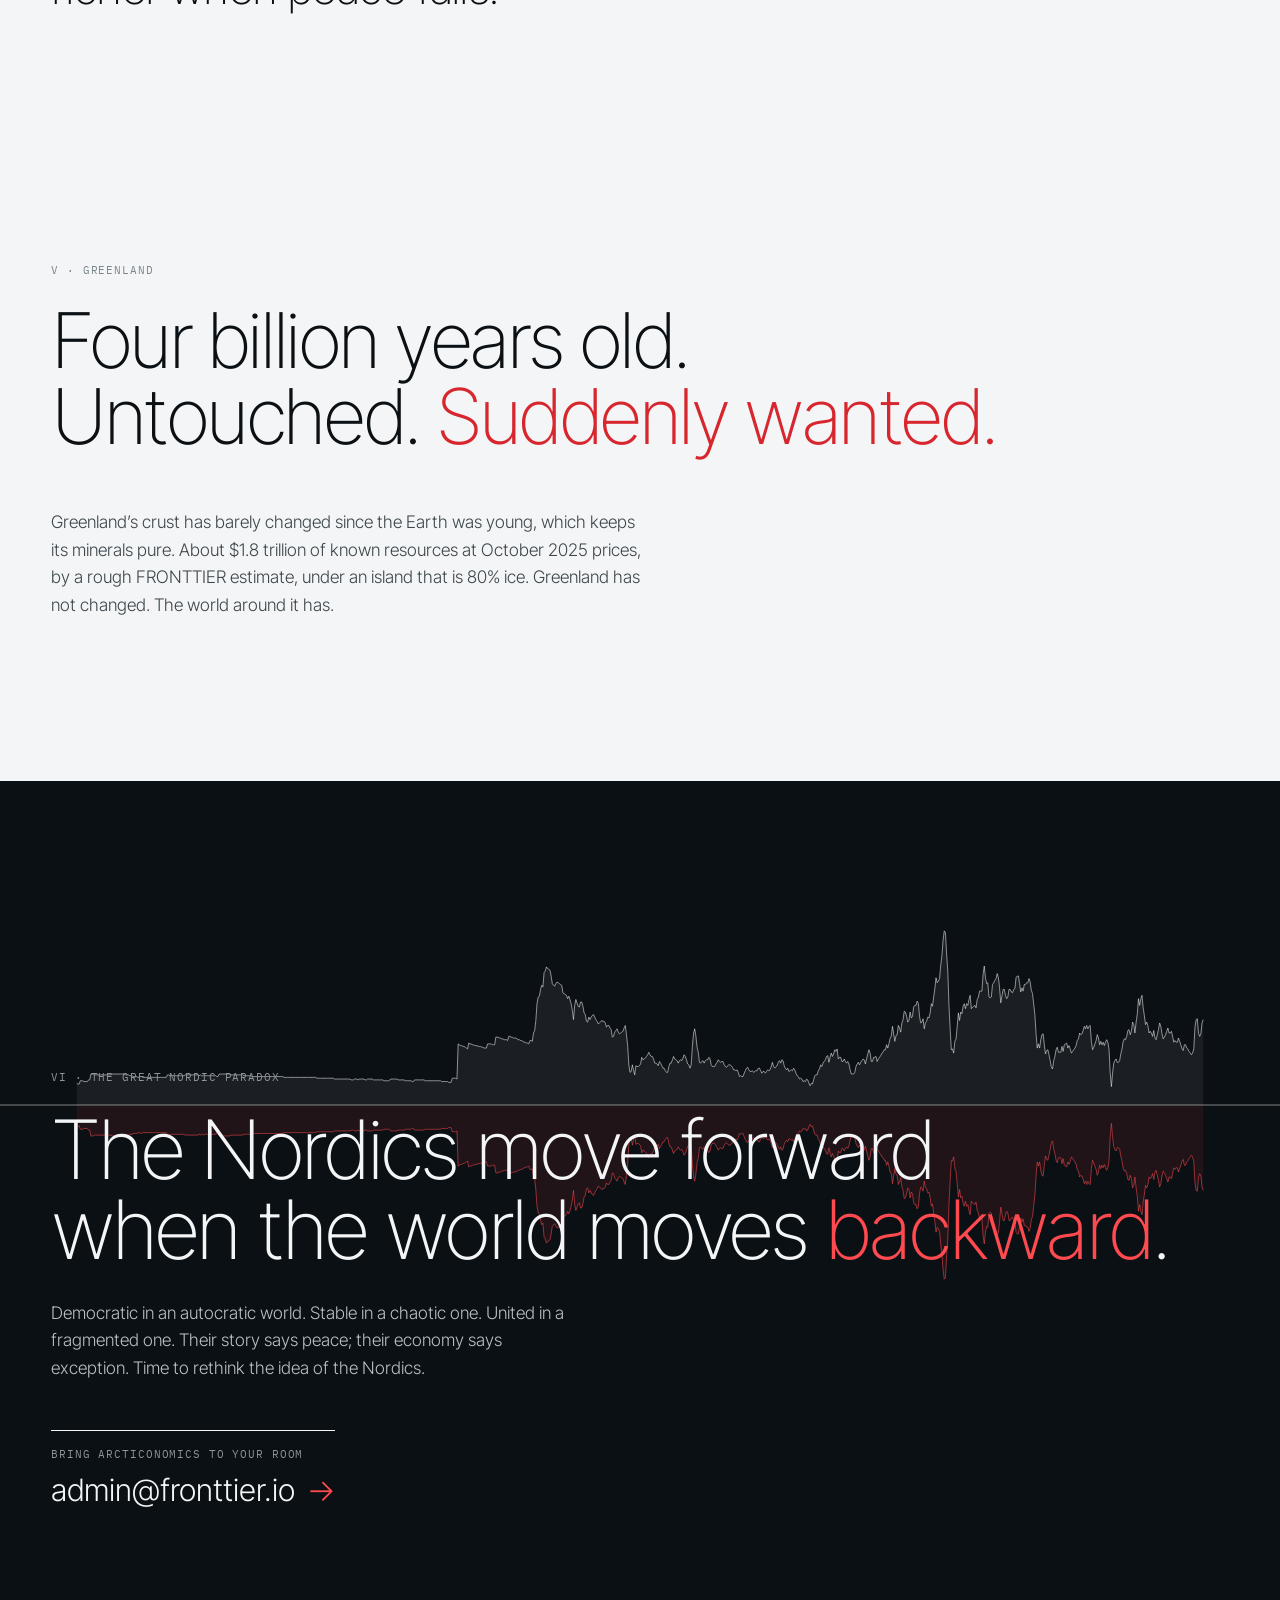
<file: arcticonomics/v2/index.html>
<!doctype html>
<html lang="en">
<head>
  <meta charset="utf-8">
  <meta name="viewport" content="width=device-width, initial-scale=1, viewport-fit=cover">
  <title>Arcticonomics — The Arctic is the world’s mirror</title>
  <meta name="description" content="Arcticonomics: above the Arctic Circle, the world’s crises turn into fortunes. Eighty years of the real oil price, mirrored. A FRONTTIER theory by Virginia E. Vegas.">
  <meta name="robots" content="noindex">
  <meta name="theme-color" content="#f3f5f6">
  <link rel="icon" href="/icon-192.png" type="image/png">
  <link rel="preconnect" href="https://fonts.googleapis.com">
  <link rel="preconnect" href="https://fonts.gstatic.com" crossorigin>
  <link href="https://fonts.googleapis.com/css2?family=Inter+Tight:wght@200;300;400;500&family=IBM+Plex+Mono:wght@400;500&display=swap" rel="stylesheet">
  <link rel="stylesheet" href="styles.css?v=2">
</head>
<body>
  <header class="bar mono">
    <a href="#top" class="bar__b">Arcticonomics</a>
    <span class="bar__m" id="barM">66°33′N</span>
    <a href="mailto:admin@fronttier.io?subject=Arcticonomics" class="bar__c">Talk to us</a>
  </header>

  <!-- 0. the line -->
  <section class="hero" id="top">
    <div class="hero__up">
      <p class="mono hero__k">A FRONTTIER theory</p>
      <h1 class="hero__t">ARCTICONOMICS</h1>
    </div>
    <div class="circle"><span class="mono">66°33′N · The Arctic Circle</span></div>
    <div class="hero__down">
      <p class="hero__mir" aria-hidden="true">ARCTICONOMICS</p>
      <p class="hero__s">Above this line, the world’s crises<br>turn into fortunes.</p>
    </div>
    <p class="mono hero__hint">Scroll ↓</p>
  </section>

  <!-- I. the mirror sentence -->
  <section class="flip" id="flip" aria-labelledby="flipT">
    <div class="flip__pin">
      <p class="mono k">I · The law</p>
      <h2 class="flip__a" id="flipT">When the world is at peace,<br>the Arctic is <span>worthless</span>.</h2>
      <div class="flip__line"></div>
      <p class="flip__b" id="flipB">When the world breaks,<br>the Arctic is <span>priceless</span>.</p>
      <p class="flip__p">The Arctic economy is <b>counter-cyclical</b>: it moves in the opposite direction to the world’s.</p>
    </div>
  </section>

  <!-- II. move the world -->
  <section class="dial" id="dial" aria-labelledby="dialT">
    <div class="dial__txt">
      <p class="mono k">II · Move the world</p>
      <h2 class="dial__t" id="dialT">A Saudi barrel costs <b>$2</b>.<br>A Norwegian barrel costs <b>$30</b>.</h2>
      <p class="dial__p">2,000 metres under a freezing sea, with the world’s highest salaries. In a fair and peaceful market, nobody would buy it. Drag the world and see when they do.</p>
    </div>
    <div class="dial__lab">
      <label class="mono dial__l" for="world"><span>Peace</span><span>Chaos</span></label>
      <input type="range" id="world" min="0" max="100" value="8" aria-label="State of the world, from peace to chaos">
      <div class="dial__out">
        <div><p class="mono">Oil price</p><p class="dv" id="dPrice">$20</p></div>
        <div><p class="mono">Norway, per barrel</p><p class="dv" id="dNo">−$10</p></div>
      </div>
      <p class="dial__say" id="dSay">Trade flows. The cheapest barrel wins. Nobody needs the Arctic.</p>
      <p class="mono dial__f">Illustrative prices. Production costs as presented at Arctic Circle 2025.</p>
    </div>
  </section>

  <!-- III. the mirror: eighty years -->
  <section class="mirror" id="mirror" aria-labelledby="mirT">
    <div class="mirror__pin">
      <canvas id="mir" aria-label="Oil price 1947 to 2026 above the Arctic Circle, mirrored below as the world's crises"></canvas>
      <div class="mir__head">
        <p class="mono k" id="mirT">III · The proof · Real oil price, 1947 — 2026</p>
      </div>
      <div class="mir__now">
        <p class="mir__y" id="mY">1947</p>
        <p class="mono mir__p"><span id="mP">$26</span> a barrel, in October 2026 dollars</p>
      </div>
      <p class="mono mir__lab mir__lab--up">The Arctic gains ↑</p>
      <p class="mono mir__lab mir__lab--dn">↓ The world breaks</p>
      <div class="mir__ev" id="mEv">
        <p class="mono" id="mEvK">1947 · Calm</p>
        <p class="mir__evt" id="mEvT">A world that trades. Nobody needs the Arctic.</p>
        <p class="mono" id="mEvN"></p>
      </div>
      <p class="mir__final" id="mFin">Eighty years. One shape.<br><span>Every rise above is a fracture below.</span></p>
    </div>
  </section>

  <!-- IV. norway -->
  <section class="no" aria-labelledby="noT">
    <p class="mono k rv">IV · Norway</p>
    <div class="no__grid">
      <div class="no__c rv"><p class="no__v">Nobel</p><p class="mono">Oslo awards the Peace Prize</p></div>
      <div class="no__x rv" aria-hidden="true">×</div>
      <div class="no__c rv"><p class="no__v no__v--r">$2.3tn</p><p class="mono">Norway’s oil fund, June 2026</p></div>
    </div>
    <h2 class="no__t rv" id="noT">The symbol of peace grows richer when peace fails.</h2>
  </section>

  <!-- V. greenland -->
  <section class="gl" aria-labelledby="glT">
    <p class="mono k rv">V · Greenland</p>
    <h2 class="gl__t rv" id="glT">Four billion years old.<br>Untouched. <span>Suddenly wanted.</span></h2>
    <p class="gl__p rv">Greenland’s crust has barely changed since the Earth was young, which keeps its minerals pure. About $1.8 trillion of known resources at October 2025 prices, by a rough FRONTTIER estimate, under an island that is 80% ice. Greenland has not changed. The world around it has.</p>
  </section>

  <!-- VI. the paradox, and the end -->
  <section class="end" aria-labelledby="endT">
    <canvas id="crystal" aria-hidden="true"></canvas>
    <div class="end__txt">
      <p class="mono k rv">VI · The great Nordic paradox</p>
      <h2 class="end__t rv" id="endT">The Nordics move forward<br>when the world moves <span>backward</span>.</h2>
      <p class="end__p rv">Democratic in an autocratic world. Stable in a chaotic one. United in a fragmented one. Their story says peace; their economy says exception. Time to rethink the idea of the Nordics.</p>
      <a class="end__cta rv" href="mailto:admin@fronttier.io?subject=Arcticonomics"><span class="mono">Bring Arcticonomics to your room</span>admin@fronttier.io <i>→</i></a>
    </div>
    <footer class="foot mono">
      <span>First presented at Arctic Circle 2025 · Virginia E. Vegas</span>
      <span>Data: FRED, WTI spot (WTISPLC), in October 2026 dollars (CPI-U)</span>
      <a href="https://fronttier.io">A FRONTTIER AS project ↗</a>
    </footer>
  </section>

  <script src="../data.js?v=1"></script>
  <script src="app.js?v=2" defer></script>
</body>
</html>
</file>
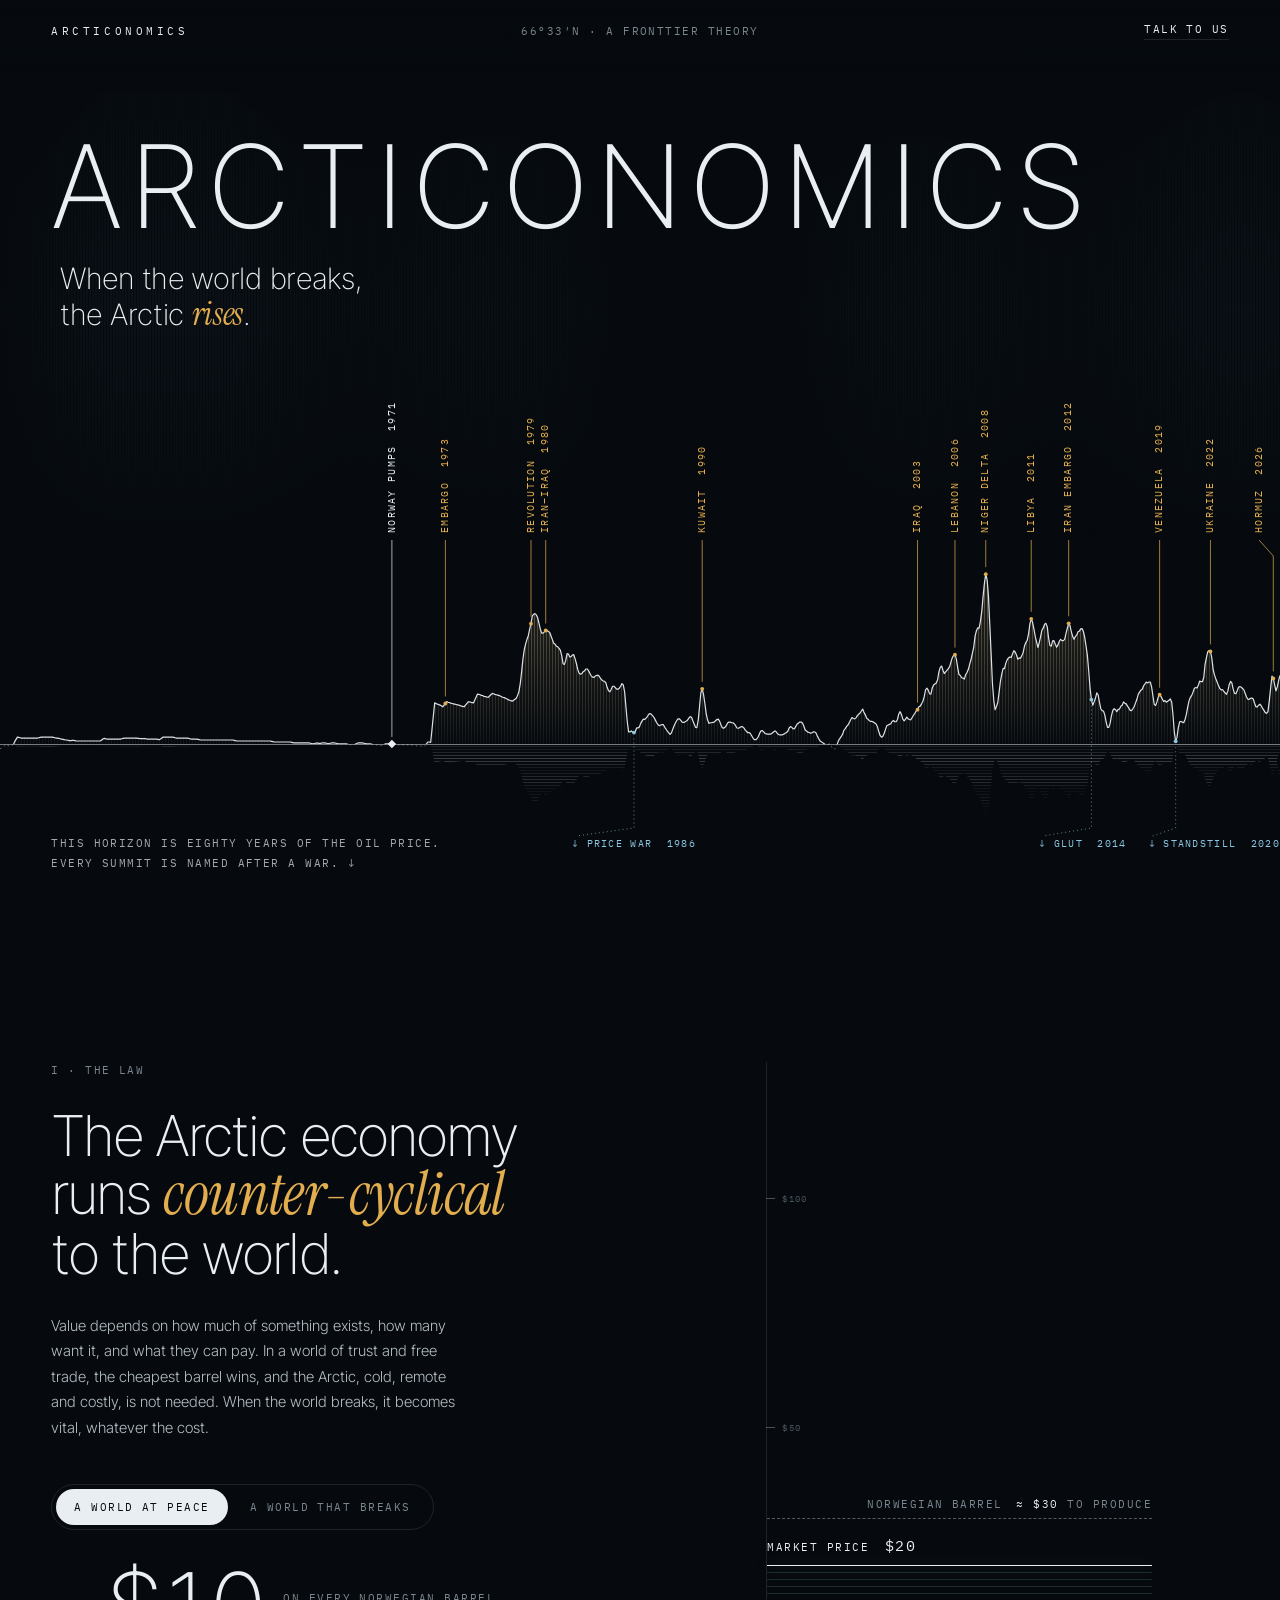
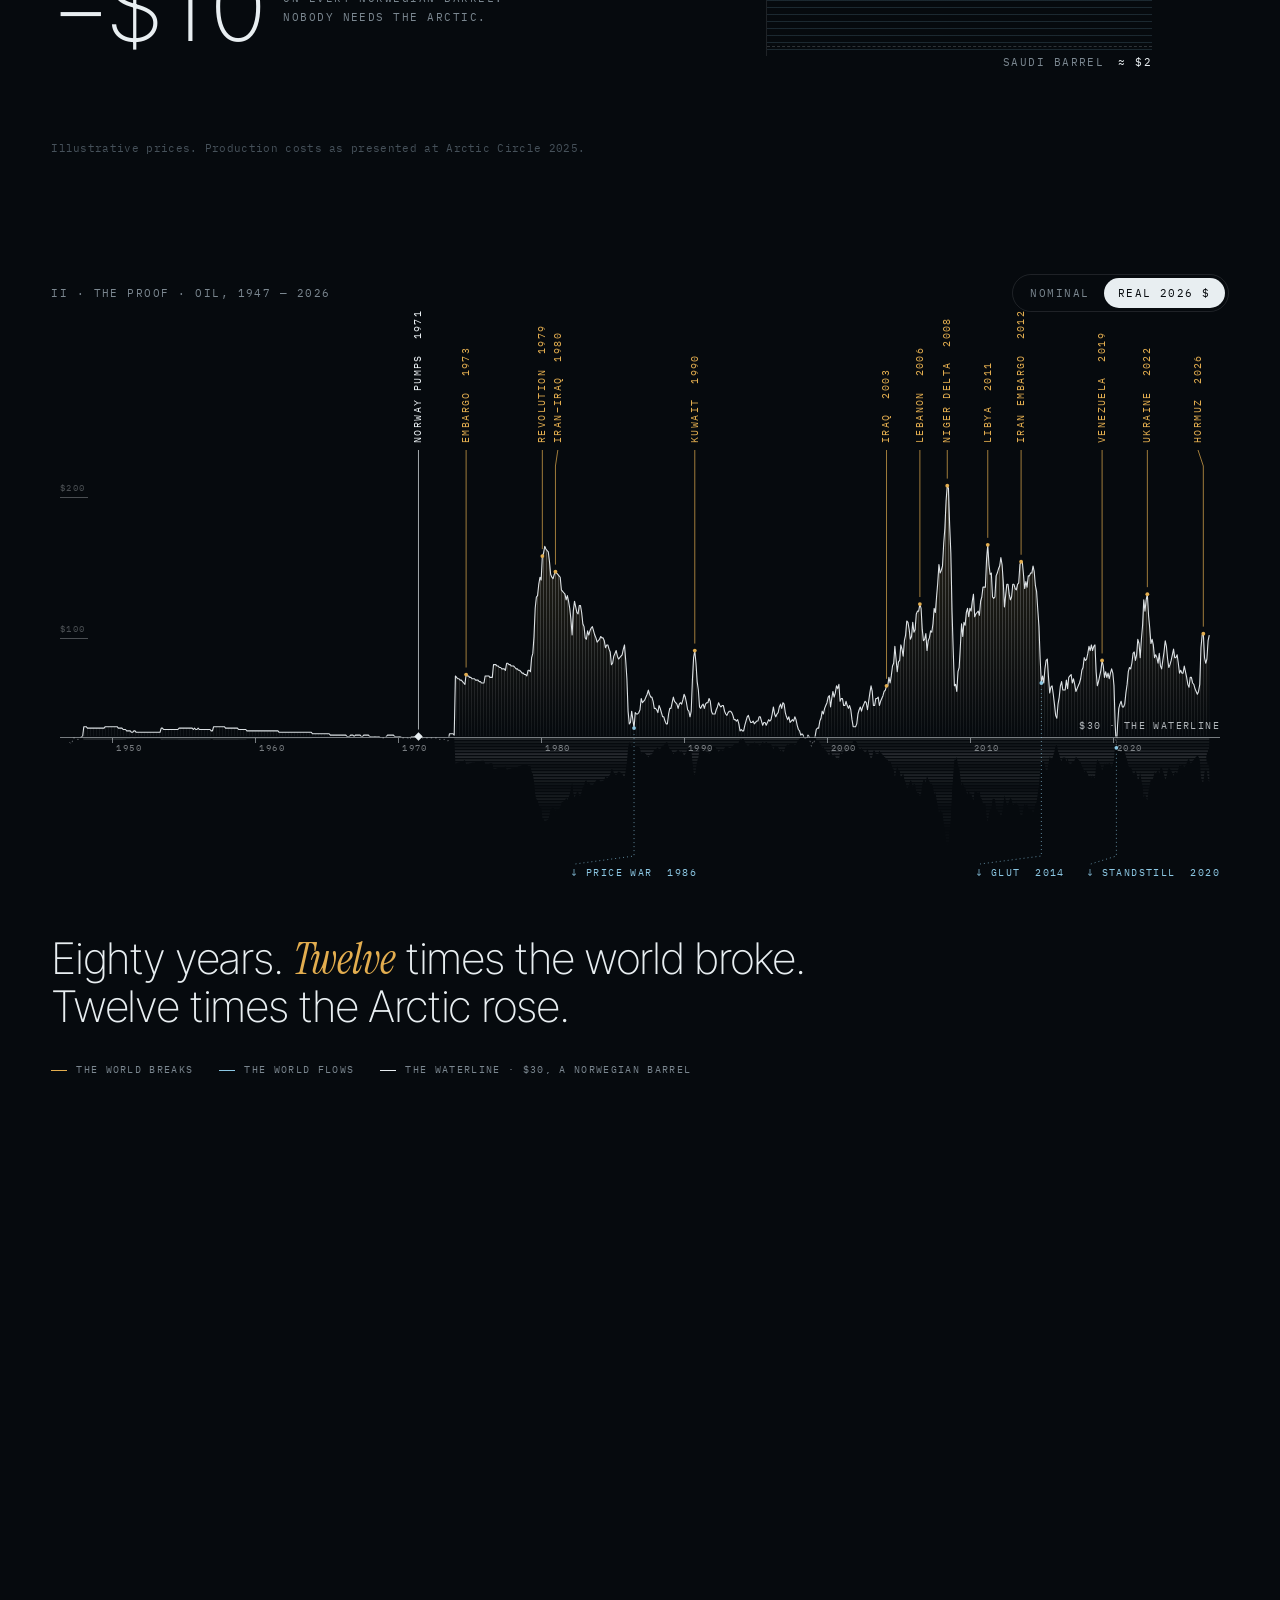
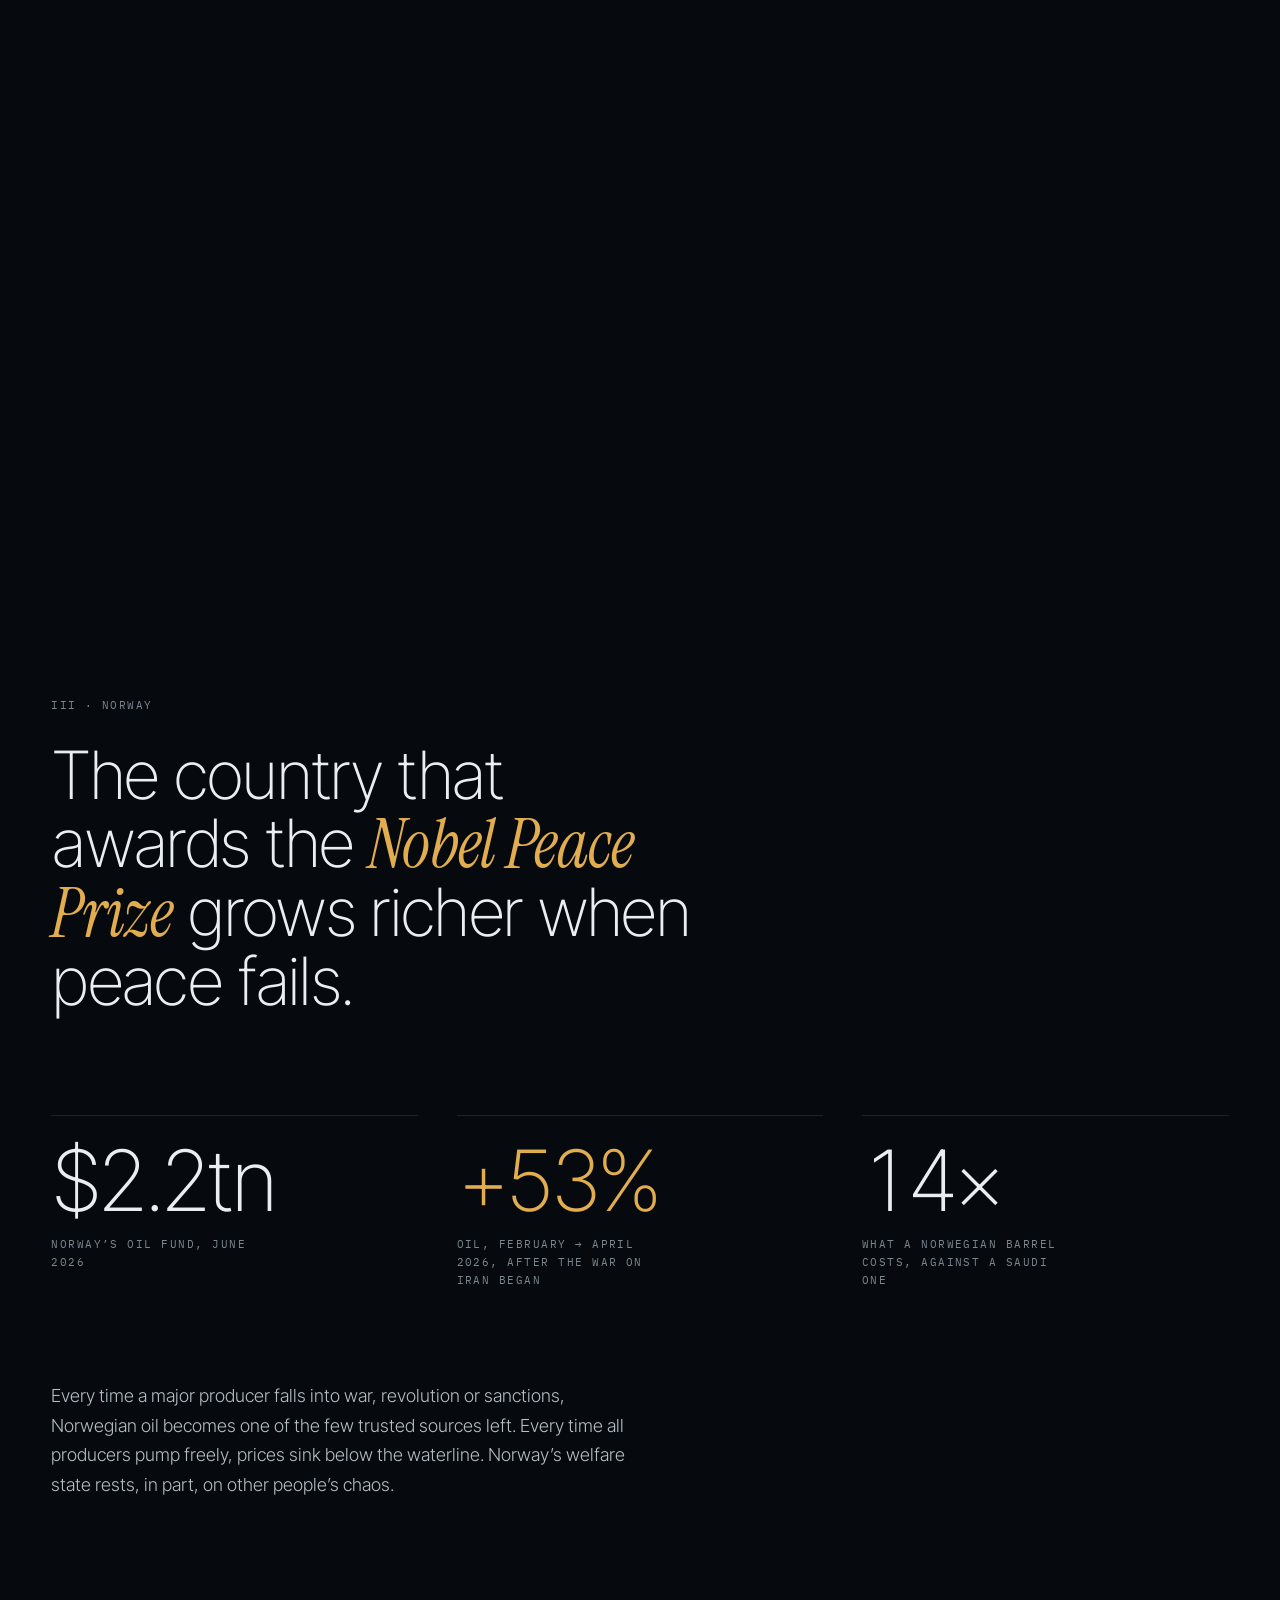
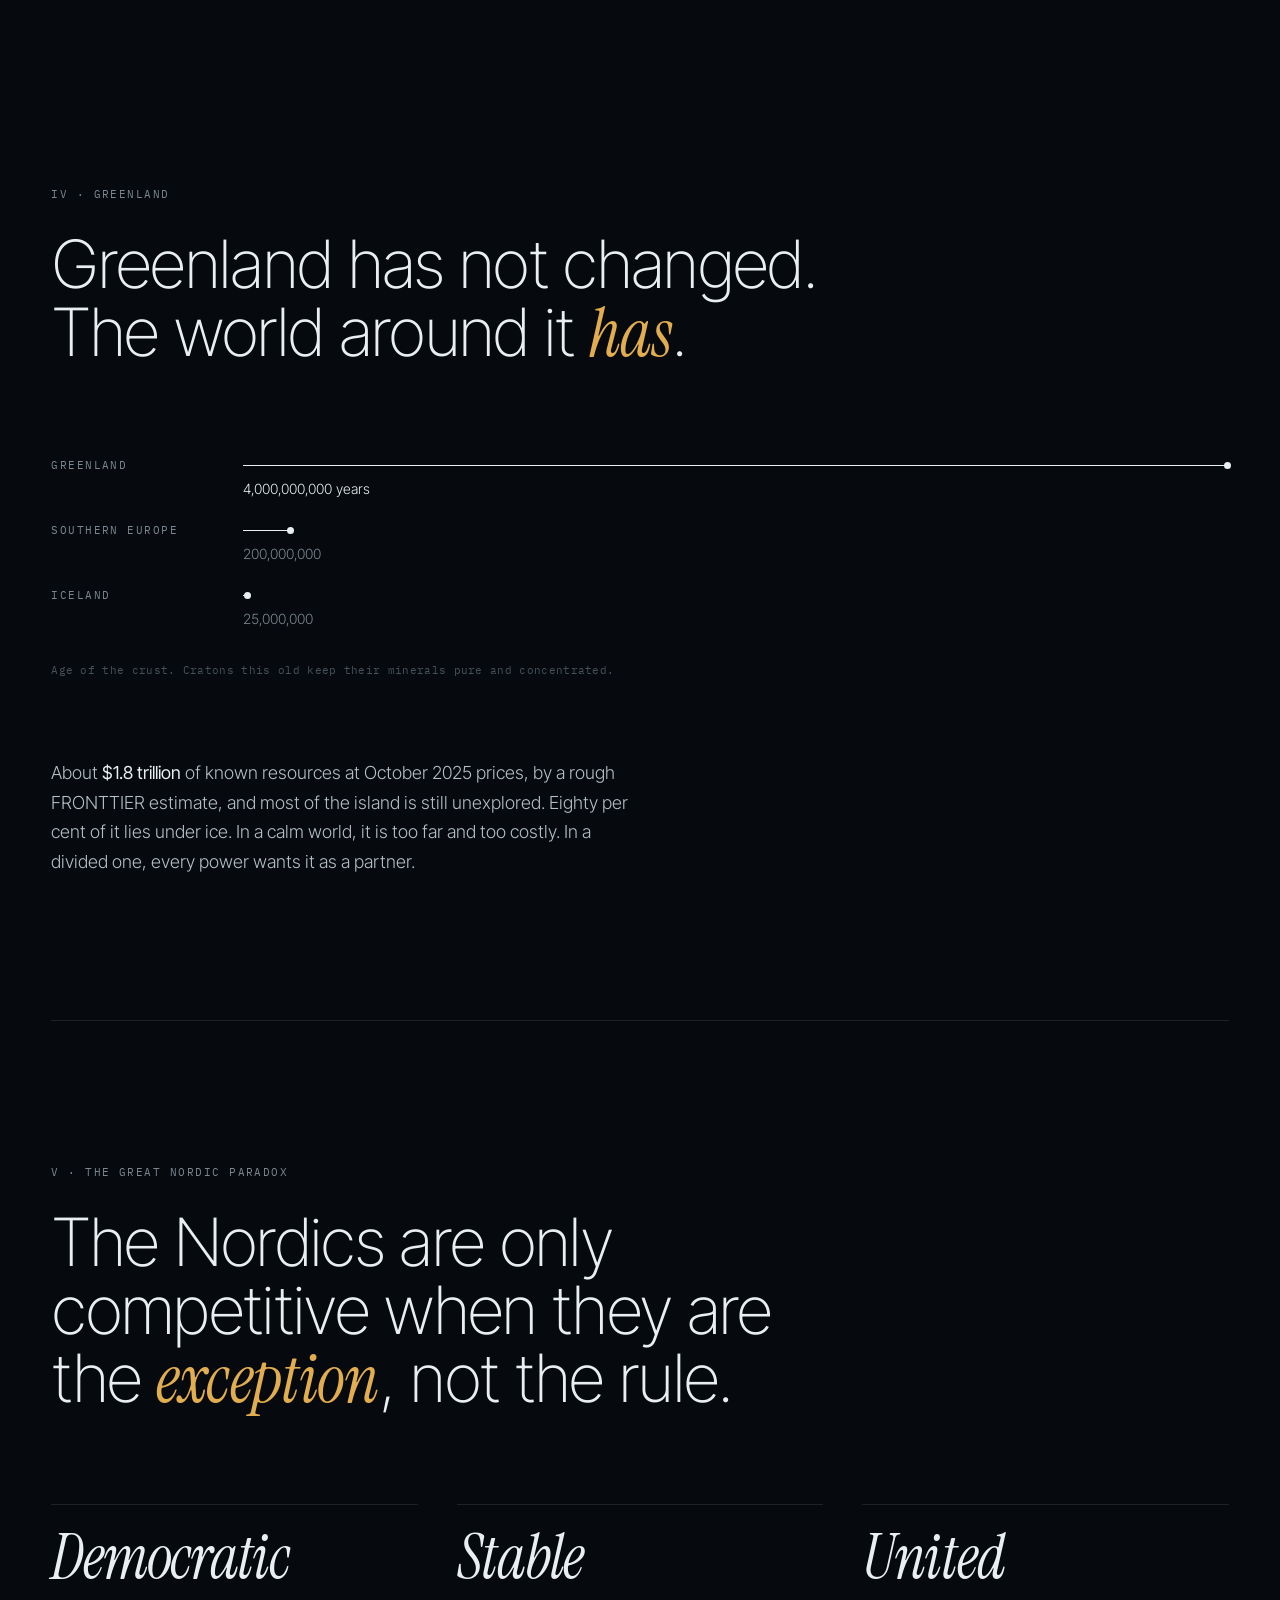
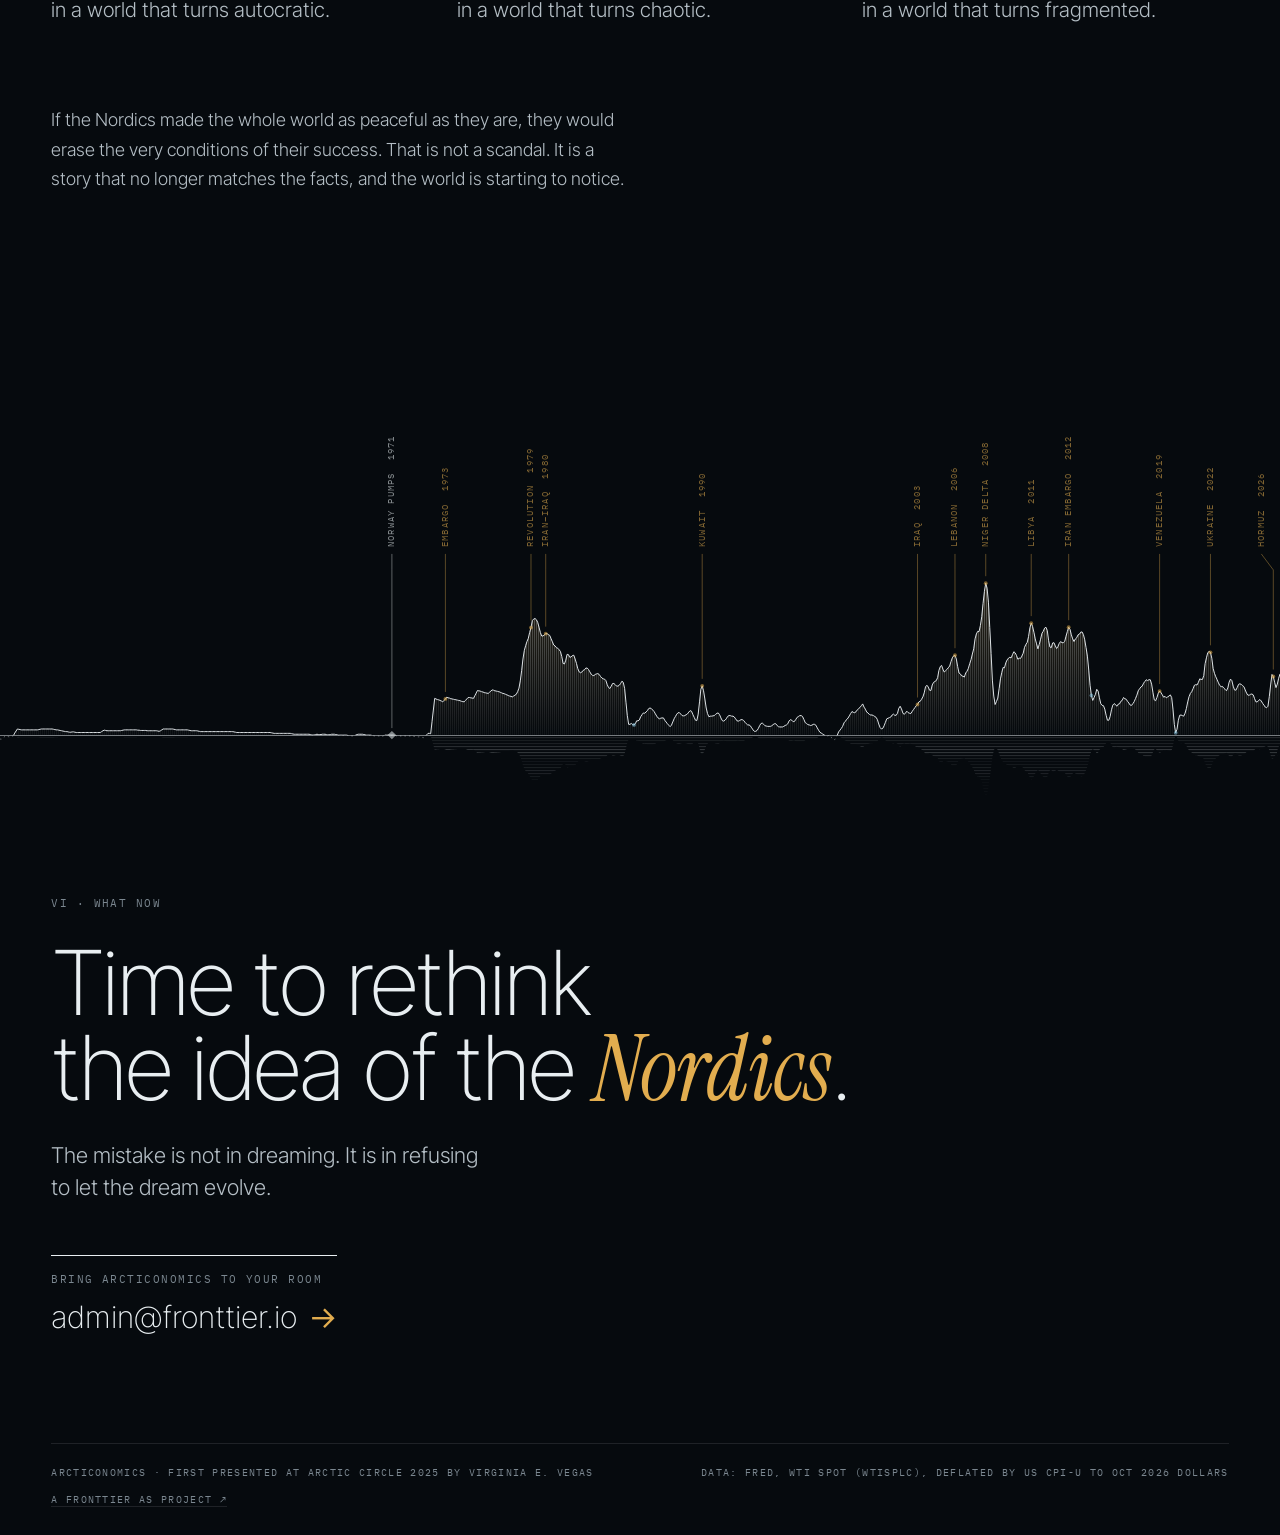
<file: arcticonomics/v3/index.html>
<!doctype html>
<html lang="en">
<head>
  <meta charset="utf-8">
  <meta name="viewport" content="width=device-width, initial-scale=1, viewport-fit=cover">
  <title>Arcticonomics — When the world breaks, the Arctic rises</title>
  <meta name="description" content="Arcticonomics: the Arctic economy is counter-cyclical to the world. Eighty years of the real oil price, drawn as an Arctic horizon: every summit is a war, a revolution or a sanction. A FRONTTIER theory by Virginia E. Vegas.">
  <meta name="robots" content="noindex">
  <meta name="theme-color" content="#060a0e">
  <link rel="icon" href="/icon-192.png" type="image/png">
  <link rel="preconnect" href="https://fonts.googleapis.com">
  <link rel="preconnect" href="https://fonts.gstatic.com" crossorigin>
  <link href="https://fonts.googleapis.com/css2?family=Inter+Tight:wght@200;300;400&family=IBM+Plex+Mono:wght@400&family=Instrument+Serif:ital@0;1&display=swap" rel="stylesheet">
  <link rel="stylesheet" href="styles.css?v=1">
</head>
<body>
  <header class="bar mono">
    <a href="#top" class="bar__b">Arcticonomics</a>
    <span class="bar__m" id="barM">66°33′N · A FRONTTIER theory</span>
    <a href="mailto:admin@fronttier.io?subject=Arcticonomics" class="bar__c">Talk to us</a>
  </header>

  <!-- 0. the horizon -->
  <section class="hero" id="top">
    <canvas id="hero" aria-hidden="true"></canvas>
    <div class="hero__txt">
      <h1 class="hero__t">Arcticonomics</h1>
      <p class="hero__s">When the world breaks,<br>the Arctic <i>rises</i>.</p>
    </div>
    <p class="mono hero__hint" id="hint">This horizon is eighty years of the oil price.<br>Every summit is named after a war. ↓</p>
  </section>

  <!-- 1. the law -->
  <section class="law" id="law" aria-labelledby="lawT">
    <div class="law__txt">
      <p class="mono k">I · The law</p>
      <h2 class="law__t rv" id="lawT">The Arctic economy runs <i>counter-cyclical</i> to the world.</h2>
      <p class="law__p rv">Value depends on how much of something exists, how many want it, and what they can pay. In a world of trust and free trade, the cheapest barrel wins, and the Arctic, cold, remote and costly, is not needed. When the world breaks, it becomes vital, whatever the cost.</p>
      <div class="switch mono rv" role="tablist" aria-label="State of the world">
        <button type="button" role="tab" aria-selected="true" data-w="peace">A world at peace</button>
        <button type="button" role="tab" aria-selected="false" data-w="break">A world that breaks</button>
      </div>
      <p class="law__out rv"><span id="outV">−$10</span><span class="mono" id="outL">on every Norwegian barrel.<br>Nobody needs the Arctic.</span></p>
    </div>
    <div class="gauge" id="gauge" aria-hidden="true">
      <div class="gauge__sea" id="sea"><div class="gauge__surf"></div></div>
      <div class="gauge__gain" id="gain"></div>
      <div class="gt mono" style="--p:50">$50</div><div class="gt mono" style="--p:100">$100</div>
      <div class="gm gm--mk" id="mk"><span class="mono">Market price <b id="mkV">$20</b></span></div>
      <div class="gm gm--no" style="--p:30"><span class="mono">Norwegian barrel <b>≈ $30</b> to produce</span></div>
      <div class="gm gm--sa" style="--p:2"><span class="mono">Saudi barrel <b>≈ $2</b></span></div>
    </div>
    <p class="mono law__f">Illustrative prices. Production costs as presented at Arctic Circle 2025.</p>
  </section>

  <!-- 2. the proof -->
  <section class="proof" id="proof" aria-labelledby="proofT">
    <div class="proof__pin">
      <canvas id="chart" aria-label="Real oil price 1947 to 2026 drawn as a horizon, with the wars, revolutions and sanctions that raised it"></canvas>
      <div class="proof__head">
        <p class="mono k" id="proofT">II · The proof · Oil, 1947 — 2026</p>
        <div class="tog mono" role="group" aria-label="Price view">
          <button type="button" data-v="nominal" aria-pressed="false">Nominal</button>
          <button type="button" data-v="real" aria-pressed="true">Real 2026 $</button>
        </div>
      </div>
      <div class="read" id="read">
        <p class="read__y" id="nowY">1947</p>
        <p class="mono read__p"><span id="nowP">$26</span> a barrel · Norway <span id="nowM" class="read__m">−$4</span></p>
      </div>
      <div class="ev" id="ev">
        <p class="mono ev__k" id="evK">Calm water</p>
        <p class="ev__t" id="evT">Cheap oil everywhere. The horizon barely breaks the surface.</p>
        <p class="mono ev__n" id="evN">Scroll to sail through eighty years</p>
      </div>
      <div class="coda" id="coda">
        <p class="coda__t">Eighty years. <i>Twelve</i> times the world broke.<br>Twelve times the Arctic rose.</p>
      </div>
      <p class="mono legend"><span class="lg lg--b">The world breaks</span><span class="lg lg--f">The world flows</span><span class="lg lg--w">The waterline · $30, a Norwegian barrel</span></p>
    </div>
  </section>

  <!-- 3. norway -->
  <section class="para" aria-labelledby="paraT">
    <p class="mono k rv">III · Norway</p>
    <h2 class="para__t rv" id="paraT">The country that awards the <i>Nobel Peace Prize</i> grows richer when peace fails.</h2>
    <div class="stats">
      <div class="st rv"><p class="st__v" data-count="2.3" data-pre="$" data-suf="tn">$2.3tn</p><p class="mono">Norway’s oil fund, June 2026</p></div>
      <div class="st rv"><p class="st__v st__v--g" data-count="55" data-pre="+" data-suf="%">+55%</p><p class="mono">Oil, February → April 2026, after the war on Iran began</p></div>
      <div class="st rv"><p class="st__v" data-count="15" data-pre="" data-suf="×">15×</p><p class="mono">What a Norwegian barrel costs, against a Saudi one</p></div>
    </div>
    <p class="para__p rv">Every time a major producer falls into war, revolution or sanctions, Norwegian oil becomes one of the few trusted sources left. Every time all producers pump freely, prices sink below the waterline. Norway’s welfare state rests, in part, on other people’s chaos.</p>
  </section>

  <!-- 4. greenland -->
  <section class="gl" aria-labelledby="glT">
    <p class="mono k rv">IV · Greenland</p>
    <h2 class="gl__t rv" id="glT">Greenland has not changed.<br>The world around it <i>has</i>.</h2>
    <div class="crust" id="crust">
      <div class="cr"><span class="mono">Greenland</span><i style="--w:1"></i><b>4,000,000,000 years</b></div>
      <div class="cr"><span class="mono">Southern Europe</span><i style="--w:.05"></i><b>200,000,000</b></div>
      <div class="cr"><span class="mono">Iceland</span><i style="--w:.00625"></i><b>25,000,000</b></div>
      <p class="mono crust__f">Age of the crust. Cratons this old keep their minerals pure and concentrated.</p>
    </div>
    <p class="gl__p rv">About <b>$1.8 trillion</b> of known resources at October 2025 prices, by a rough FRONTTIER estimate, and most of the island is still unexplored. Eighty per cent of it lies under ice. In a calm world, it is too far and too costly. In a divided one, every power wants it as a partner.</p>
  </section>

  <!-- 5. the nordic paradox -->
  <section class="np" aria-labelledby="npT">
    <p class="mono k rv">V · The great Nordic paradox</p>
    <h2 class="np__t rv" id="npT">The Nordics are only competitive when they are the <i>exception</i>, not the rule.</h2>
    <ol class="np__l">
      <li class="rv"><span>Democratic</span> in a world that turns autocratic.</li>
      <li class="rv"><span>Stable</span> in a world that turns chaotic.</li>
      <li class="rv"><span>United</span> in a world that turns fragmented.</li>
    </ol>
    <p class="np__p rv">If the Nordics made the whole world as peaceful as they are, they would erase the very conditions of their success. That is not a scandal. It is a story that no longer matches the facts, and the world is starting to notice.</p>
  </section>

  <!-- 6. close -->
  <section class="end" aria-labelledby="endT">
    <canvas id="endC" aria-hidden="true"></canvas>
    <div class="end__txt">
      <p class="mono k rv">VI · What now</p>
      <h2 class="end__t rv" id="endT">Time to rethink<br>the idea of the <i>Nordics</i>.</h2>
      <p class="end__q rv">The mistake is not in dreaming. It is in refusing to let the dream evolve.</p>
      <a class="end__cta rv" href="mailto:admin@fronttier.io?subject=Arcticonomics"><span class="mono">Bring Arcticonomics to your room</span>admin@fronttier.io <i>→</i></a>
    </div>
    <footer class="foot mono">
      <span>Arcticonomics · first presented at Arctic Circle 2025 by Virginia E. Vegas</span>
      <span>Data: FRED, WTI spot (WTISPLC), deflated by US CPI-U to Oct 2026 dollars</span>
      <a href="https://fronttier.io">A FRONTTIER AS project ↗</a>
    </footer>
  </section>

  <script src="../data.js?v=1"></script>
  <script src="app.js?v=1" defer></script>
</body>
</html>
</file>
<file: styles.css>
:root {
  --paper: #f6f6f3;
  --ink: #101112;
  --mute: #8a8b88;
  --line: rgba(16,17,18,.14);
  --cobalt: #2337ff;
  --pad: clamp(20px, 4vw, 56px);
  --sans: "Inter Tight", system-ui, sans-serif;
  --mono: "IBM Plex Mono", ui-monospace, monospace;
}
* { box-sizing: border-box; }
html { -webkit-text-size-adjust: 100%; }
body { margin: 0; background: var(--paper); color: var(--ink); font-family: var(--sans); -webkit-font-smoothing: antialiased; }
a { color: inherit; text-decoration: none; }
.mono { font-family: var(--mono); font-size: 11px; letter-spacing: .08em; text-transform: uppercase; font-weight: 400; }

.top { position: fixed; z-index: 20; top: 0; left: 0; right: 0; display: flex; justify-content: space-between; align-items: center; padding: 22px var(--pad); mix-blend-mode: difference; color: #fff; }
.mark { font-weight: 400; font-size: 14px; letter-spacing: .42em; }
.top__mid { position: absolute; left: 50%; transform: translateX(-50%); }

/* I. atlas */
.atlas { position: relative; height: 100svh; min-height: 620px; overflow: hidden; cursor: crosshair; }
#map { position: absolute; inset: 0; width: 100%; height: 100%; }
.atlas__text { position: absolute; left: var(--pad); bottom: clamp(34px, 7svh, 72px); max-width: min(620px, 46vw); pointer-events: none; }
.atlas__k { margin: 0 0 22px; color: var(--mute); }
.atlas__t { margin: 0; font-weight: 300; font-size: clamp(44px, 6.6vw, 112px); line-height: .94; letter-spacing: -.045em; }
.atlas__s { margin: 26px 0 0; max-width: 34ch; font-size: clamp(15px, 1.25vw, 18px); line-height: 1.5; font-weight: 300; color: #3a3b3a; }
.atlas__coord { position: absolute; right: var(--pad); bottom: clamp(34px, 7svh, 72px); margin: 0; color: var(--mute); font-variant-numeric: tabular-nums; }
.atlas__hint { position: absolute; right: var(--pad); bottom: calc(clamp(34px, 7svh, 72px) + 22px); margin: 0; color: var(--mute); opacity: .7; }

.callout { position: absolute; z-index: 3; display: grid; gap: 6px; pointer-events: none; padding-left: 12px; border-left: 1px solid var(--ink); transform: translateY(-50%); transition: opacity .25s; white-space: nowrap; }
.callout__n { color: var(--mute); }
.callout__t { font-size: 22px; font-weight: 400; letter-spacing: -.02em; }
.callout__m { color: var(--ink); }
.callout.is-open .callout__m { color: var(--cobalt); }

/* II. enclave */
.enclave { display: grid; grid-template-columns: 1.1fr 1fr; gap: clamp(28px, 5vw, 90px); align-items: center; min-height: 100svh; padding: 14svh var(--pad); background: var(--ink); color: var(--paper); }
.enclave__map { position: relative; aspect-ratio: 1; width: 100%; max-height: 76svh; }
#encMap { position: absolute; inset: 0; width: 100%; height: 100%; }
.enclave__k { margin: 0 0 30px; color: #9a9b98; display: flex; align-items: center; gap: 10px; }
.enclave__k i { width: 7px; height: 7px; background: var(--cobalt); display: inline-block; }
.enclave__t { margin: 0; font-weight: 200; font-size: clamp(64px, 10vw, 168px); line-height: .9; letter-spacing: -.055em; }
.enclave__lead { margin: 22px 0 0; font-size: clamp(20px, 2vw, 28px); font-weight: 300; letter-spacing: -.01em; }
.enclave__p { margin: 26px 0 0; max-width: 40ch; font-size: clamp(15px, 1.2vw, 17px); line-height: 1.6; font-weight: 300; color: #b9bab6; }
.enclave__f { margin: 38px 0 0; color: #9a9b98; border-top: 1px solid rgba(246,246,243,.18); padding-top: 18px; }

/* III. register */
.reg { padding: 20svh var(--pad) 16svh; }
.reg__head, .row a { display: grid; grid-template-columns: 70px minmax(0, 1fr) 160px 110px 120px; column-gap: 20px; align-items: baseline; }
.reg__head { padding-bottom: 18px; border-bottom: 1px solid var(--ink); color: var(--mute); }
.reg__head h2 { margin: 0; color: var(--ink); font-weight: 500; }
.reg__list { list-style: none; margin: 0; padding: 0; }
.row { border-bottom: 1px solid var(--line); }
.row a { position: relative; padding: 26px 0 24px; }
.row__n { color: var(--mute); }
.row__name { font-size: clamp(24px, 2.6vw, 40px); font-weight: 300; letter-spacing: -.03em; line-height: 1.05; transition: transform .5s cubic-bezier(.2,.7,.1,1); }
.row__line { display: block; margin-top: 8px; font-size: 14px; line-height: 1.45; color: #5a5b58; font-weight: 300; letter-spacing: 0; max-width: 52ch; }
.row__acc { color: var(--mute); }
.row.is-open .row__acc { color: var(--cobalt); }
.row canvas { position: absolute; right: 480px; top: 50%; width: 84px; height: 56px; transform: translateY(-50%); opacity: 0; transition: opacity .3s; pointer-events: none; }
.row a:hover canvas, .row a:focus-visible canvas { opacity: 1; }
.row a:hover .row__name { transform: translateX(10px); }
.row a:focus-visible { outline: 1px solid var(--ink); outline-offset: 4px; }

/* IV. the unmapped */
.close { position: relative; min-height: 100svh; display: flex; flex-direction: column; justify-content: flex-end; overflow: hidden; }
#closeMap { position: absolute; inset: 0; width: 100%; height: 100%; }
.close__text { position: relative; padding: 0 var(--pad) clamp(70px, 12svh, 140px); max-width: 1040px; }
.close__k { margin: 0 0 24px; color: var(--mute); }
.close__t { margin: 0; font-weight: 200; font-size: clamp(48px, 7.4vw, 128px); line-height: .93; letter-spacing: -.05em; }
.close__s { margin: 26px 0 0; font-size: clamp(16px, 1.4vw, 20px); font-weight: 300; color: #3a3b3a; }
.close__mail { display: inline-grid; grid-template-columns: auto auto; align-items: baseline; column-gap: .5em; margin-top: 54px; padding: 18px 0 14px; border-top: 1px solid var(--ink); font-size: clamp(22px, 2.4vw, 34px); font-weight: 300; letter-spacing: -.02em; }
.close__lab { grid-column: 1 / -1; margin-bottom: 10px; color: var(--mute); letter-spacing: .08em; }
.close__mail i { font-style: normal; color: var(--cobalt); transition: transform .5s cubic-bezier(.2,.7,.1,1); display: inline-block; }
.close__mail:hover i { transform: translateX(.35em); }
.foot a { color: inherit; text-decoration: none; border-bottom: 1px solid var(--line); }
.foot a:hover { border-bottom-color: currentColor; }
.foot { position: relative; display: flex; justify-content: space-between; flex-wrap: wrap; gap: 16px; margin: 0 var(--pad); padding: 22px 0 28px; border-top: 1px solid var(--line); color: var(--mute); }

/* quiet reveals */
.rv, .row { opacity: 0; transform: translateY(14px); transition: opacity 1.1s cubic-bezier(.2,.7,.1,1), transform 1.1s cubic-bezier(.2,.7,.1,1); }
.rv.in, .row.in { opacity: 1; transform: none; }
.enclave__t.rv { transition-delay: .08s; } .enclave__lead.rv { transition-delay: .16s; } .enclave__p.rv { transition-delay: .24s; } .enclave__f.rv { transition-delay: .32s; }
.close__t.rv { transition-delay: .08s; } .close__s.rv { transition-delay: .16s; } .close__mail.rv { transition-delay: .26s; }
.row:nth-child(2) { transition-delay: .05s; } .row:nth-child(3) { transition-delay: .1s; } .row:nth-child(4) { transition-delay: .15s; } .row:nth-child(5) { transition-delay: .2s; }
@media (prefers-reduced-motion: reduce) { .rv, .row { opacity: 1; transform: none; transition: none; } }

/* hero text arrives after the terrain */
.atlas__text > * { animation: rise 1.4s cubic-bezier(.2,.7,.1,1) both; }
.atlas__k { animation-delay: .5s !important; } .atlas__t { animation-delay: .7s !important; } .atlas__s { animation-delay: .95s !important; }
@keyframes rise { from { opacity: 0; transform: translateY(16px); } to { opacity: 1; transform: none; } }
@media (prefers-reduced-motion: reduce) { .atlas__text > * { animation: none; } }

@media (max-width: 860px) {
  .top__mid { display: none; }
  .atlas__text { max-width: none; right: var(--pad); }
  .atlas__coord, .atlas__hint { display: none; }
  .enclave { grid-template-columns: 1fr; }
  .reg__head span { display: none; }
  .reg__head, .row a { grid-template-columns: 44px 1fr; }
  .row__kind, .row__year { display: none; }
  .row__acc { grid-column: 2; margin-top: 10px; }
  .row canvas { display: none; }
}
</file>
<file: arcticonomics/styles.css>
:root {
  --night: #05070a;
  --ice: #eef3f5;
  --mist: #7d8891;
  --line: rgba(238,243,245,.12);
  --amber: #ffb21e;
  --flow: #7fd4ff;
  --pad: clamp(20px, 4vw, 56px);
  --sans: "Inter Tight", system-ui, sans-serif;
  --mono: "IBM Plex Mono", ui-monospace, monospace;
  --ease: cubic-bezier(.2,.7,.1,1);
}
* { box-sizing: border-box; }
html { -webkit-text-size-adjust: 100%; scroll-behavior: smooth; }
body { margin: 0; background: var(--night); color: var(--ice); font-family: var(--sans); -webkit-font-smoothing: antialiased; overflow-x: hidden; }
a { color: inherit; text-decoration: none; }
em { font-style: normal; color: var(--amber); }
.mono { font-family: var(--mono); font-size: 11px; letter-spacing: .08em; text-transform: uppercase; font-weight: 400; }
.k { margin: 0 0 28px; color: var(--mist); }

.bar { position: fixed; z-index: 30; top: 0; left: 0; right: 0; display: flex; justify-content: space-between; align-items: center; padding: 20px var(--pad); mix-blend-mode: difference; }
.bar__b { letter-spacing: .3em; }
.bar__m { position: absolute; left: 50%; transform: translateX(-50%); color: var(--mist); }
.bar__c { border-bottom: 1px solid currentColor; padding-bottom: 3px; }

/* 0. ridge */
.hero { position: relative; height: 100svh; min-height: 620px; overflow: hidden; }
#ridge { position: absolute; inset: 0; width: 100%; height: 100%; }
.hero__txt { position: absolute; left: var(--pad); right: var(--pad); top: 22svh; }
.hero__t { margin: 0; font-weight: 200; font-size: clamp(40px, 9.6vw, 176px); letter-spacing: .06em; line-height: .95; }
.hero__s { margin: 26px 0 0; font-weight: 300; font-size: clamp(20px, 2.4vw, 34px); line-height: 1.2; letter-spacing: -.01em; }
.hero__hint { position: absolute; right: var(--pad); bottom: 28px; margin: 0; text-align: right; line-height: 1.8; color: var(--ice); opacity: .75; transition: opacity .6s; }

/* 1. the law */
.law { display: grid; grid-template-columns: minmax(0, 1fr) minmax(0, 1.1fr); gap: clamp(30px, 6vw, 110px); align-items: center; min-height: 100svh; padding: 16svh var(--pad); }
.law__t { margin: 0; font-weight: 200; font-size: clamp(34px, 4.4vw, 72px); line-height: 1.02; letter-spacing: -.035em; }
.law__p { margin: 30px 0 0; max-width: 46ch; font-size: clamp(15px, 1.2vw, 18px); line-height: 1.65; font-weight: 300; color: #b9c2c8; }
.switch { display: inline-flex; border: 1px solid var(--line); border-radius: 999px; padding: 4px; gap: 4px; }
.switch button { appearance: none; border: 0; background: none; color: var(--mist); font: inherit; letter-spacing: inherit; text-transform: inherit; padding: 10px 16px; border-radius: 999px; cursor: pointer; transition: background .4s, color .4s; }
.switch button[aria-selected="true"] { background: var(--ice); color: var(--night); }
.switch button[data-w="break"][aria-selected="true"] { background: var(--amber); }
.scale { position: relative; height: 250px; margin: 40px 0 0; }
.scale__axis { position: absolute; left: 0; right: 0; bottom: 70px; height: 1px; background: var(--line); }
.tick { position: absolute; bottom: 70px; transform: translateX(-50%); transition: left 1.2s var(--ease); }
.tick i { display: block; width: 1px; height: 70px; background: var(--mist); margin: 0 auto; }
.tick span { position: absolute; bottom: 78px; left: 50%; transform: translateX(-50%); white-space: nowrap; text-align: center; color: var(--mist); line-height: 1.6; }
.tick b { color: var(--ice); font-weight: 500; }
.tick--sa { left: 1.33%; }
.tick--sa span { left: 0; transform: none; text-align: left; bottom: auto; top: 84px; }
.tick--sa i { height: 80px; transform: translateY(0); }
.tick--no { left: 20%; }
.tick--no i { background: var(--ice); }
.tick--mk { left: 13.3%; }
.tick--mk i { height: 130px; width: 2px; background: var(--ice); transition: background .6s; }
.tick--mk span { bottom: 138px; }
.tick--mk b { font-size: 15px; }
.gap { position: absolute; bottom: 70px; height: 54px; left: 13.3%; width: 6.7%; background: rgba(238,243,245,.08); border-top: 1px dashed var(--mist); transition: left 1.2s var(--ease), width 1.2s var(--ease), background .6s; }
.law.is-break .tick--mk i { background: var(--amber); }
.law.is-break .gap { background: color-mix(in srgb, var(--amber) 22%, transparent); border-top-color: var(--amber); }
.law__out { margin: 18px 0 0; display: flex; align-items: baseline; gap: 16px; flex-wrap: wrap; }
#outV { font-weight: 200; font-size: clamp(54px, 7vw, 110px); letter-spacing: -.05em; line-height: 1; transition: color .6s; }
.law.is-break #outV { color: var(--amber); }
#outL { color: var(--mist); max-width: 26ch; line-height: 1.6; }
.law__f { margin: 26px 0 0; color: #4c565e; text-transform: none; letter-spacing: .02em; }

/* 2. the proof */
.proof { position: relative; height: 900svh; }
.proof__pin { position: sticky; top: 0; height: 100svh; overflow: hidden; }
.proof__head { position: absolute; z-index: 2; top: 72px; left: var(--pad); right: var(--pad); display: flex; justify-content: space-between; align-items: center; gap: 16px; flex-wrap: wrap; }
.proof__head .k { margin: 0; }
.tog { display: inline-flex; border: 1px solid var(--line); border-radius: 999px; padding: 3px; }
.tog button { appearance: none; border: 0; background: none; color: var(--mist); font: inherit; letter-spacing: inherit; text-transform: inherit; padding: 8px 14px; border-radius: 999px; cursor: pointer; }
.tog button[aria-pressed="true"] { background: var(--ice); color: var(--night); }
#chart { position: absolute; inset: 0; width: 100%; height: 100%; }
.now { position: absolute; left: var(--pad); top: 130px; pointer-events: none; }
.now__y { margin: 0; font-weight: 200; font-size: clamp(64px, 10vw, 170px); letter-spacing: -.05em; line-height: .9; font-variant-numeric: tabular-nums; }
.now__p { margin: 12px 0 0; color: var(--mist); }
.now__p span:first-child { color: var(--ice); font-size: 14px; }
.ev { position: absolute; right: var(--pad); top: 140px; width: min(420px, 38vw); text-align: right; pointer-events: none; }
.ev__k { margin: 0 0 12px; color: var(--amber); transition: color .4s; }
.ev.is-flow .ev__k { color: var(--flow); }
.ev.is-neutral .ev__k { color: var(--ice); }
.ev__t { margin: 0; font-weight: 300; font-size: clamp(22px, 2.2vw, 34px); line-height: 1.12; letter-spacing: -.02em; }
.ev__n { margin: 12px 0 0; color: var(--mist); }
.ev.flip .ev__k, .ev.flip .ev__t, .ev.flip .ev__n { animation: in .7s var(--ease); }
@keyframes in { from { opacity: 0; transform: translateY(10px); } to { opacity: 1; transform: none; } }
.legend { position: absolute; left: var(--pad); bottom: 22px; margin: 0; display: flex; gap: 22px; flex-wrap: wrap; color: var(--mist); }
.lg::before { content: ""; display: inline-block; width: 14px; height: 2px; margin-right: 8px; vertical-align: middle; }
.lg--b::before { background: var(--amber); }
.lg--f::before { background: var(--flow); }
.lg--n::before { height: 8px; background: rgba(238,243,245,.25); }

/* 3. paradox */
.para { padding: 22svh var(--pad) 16svh; max-width: 1400px; }
.para__t { margin: 0; font-weight: 200; font-size: clamp(36px, 5.2vw, 88px); line-height: 1.02; letter-spacing: -.04em; max-width: 18ch; }
.stats { display: grid; grid-template-columns: repeat(3, 1fr); gap: clamp(20px, 3vw, 48px); margin-top: 10svh; }
.st { border-top: 1px solid var(--line); padding-top: 20px; }
.st__v { margin: 0 0 12px; font-weight: 200; font-size: clamp(54px, 6.4vw, 108px); letter-spacing: -.05em; line-height: 1; font-variant-numeric: tabular-nums; }
.st:nth-child(2) .st__v { color: var(--amber); }
.st .mono { color: var(--mist); line-height: 1.6; max-width: 30ch; }
.para__p { margin: 8svh 0 0; max-width: 58ch; font-size: clamp(17px, 1.45vw, 21px); line-height: 1.6; font-weight: 300; color: #b9c2c8; }

/* 4. greenland */
.gl { padding: 16svh var(--pad); }
.gl__t { margin: 0; font-weight: 200; font-size: clamp(36px, 5.2vw, 88px); line-height: 1.02; letter-spacing: -.04em; }
.crust { margin-top: 9svh; display: grid; gap: 22px; }
.cr { display: grid; grid-template-columns: 160px 1fr; align-items: center; column-gap: 20px; row-gap: 6px; }
.cr span { color: var(--mist); }
.cr i { display: block; height: 10px; background: var(--ice); width: 0; transition: width 2.4s var(--ease); }
.crust.in .cr i { width: max(3px, calc(var(--w) * 100%)); }
.cr b { grid-column: 2; font-weight: 300; font-size: 14px; color: var(--mist); font-variant-numeric: tabular-nums; }
.cr:first-child b { color: var(--ice); }
.crust__f { margin: 8px 0 0; color: #4c565e; text-transform: none; letter-spacing: .02em; }
.gl__p { margin: 8svh 0 0; max-width: 60ch; font-size: clamp(17px, 1.45vw, 21px); line-height: 1.6; font-weight: 300; color: #b9c2c8; }
.gl__p b { color: var(--ice); font-weight: 400; }

/* 5. nordic paradox */
.np { padding: 16svh var(--pad); border-top: 1px solid var(--line); margin: 0 var(--pad); padding-left: 0; padding-right: 0; }
.np__t { margin: 0; font-weight: 200; font-size: clamp(36px, 5.2vw, 88px); line-height: 1.02; letter-spacing: -.04em; max-width: 20ch; }
.np__l { list-style: none; margin: 9svh 0 0; padding: 0; display: grid; grid-template-columns: repeat(3, 1fr); gap: clamp(20px, 3vw, 48px); }
.np__l li { border-top: 1px solid var(--line); padding-top: 20px; font-size: clamp(18px, 1.6vw, 24px); font-weight: 300; line-height: 1.35; color: #b9c2c8; }
.np__l li span { display: block; font-weight: 200; font-size: clamp(40px, 4.4vw, 72px); letter-spacing: -.04em; color: var(--ice); margin-bottom: 8px; }
.np__p { margin: 8svh 0 0; max-width: 58ch; font-size: clamp(17px, 1.45vw, 21px); line-height: 1.6; font-weight: 300; color: #b9c2c8; }

/* 6. end */
.end { position: relative; min-height: 100svh; display: flex; flex-direction: column; justify-content: flex-end; overflow: hidden; }
#endRidge { position: absolute; inset: 0; width: 100%; height: 100%; }
.end__txt { position: relative; padding: 0 var(--pad) 14svh; }
.end__t { margin: 0; font-weight: 200; font-size: clamp(44px, 7vw, 124px); line-height: .95; letter-spacing: -.045em; }
.end__q { margin: 28px 0 0; max-width: 34ch; font-size: clamp(18px, 1.7vw, 24px); line-height: 1.45; font-weight: 300; color: #b9c2c8; }
.end__cta { display: inline-grid; grid-template-columns: auto auto; align-items: baseline; margin-top: 52px; gap: 10px .4em; font-size: clamp(22px, 2.4vw, 34px); font-weight: 300; border-top: 1px solid var(--ice); padding-top: 16px; }
.end__cta span { grid-column: 1 / -1; color: var(--mist); }
.end__cta i { font-style: normal; color: var(--amber); display: inline-block; transition: transform .5s var(--ease); }
.end__cta:hover i { transform: translateX(.3em); }
.foot { position: relative; display: flex; justify-content: space-between; gap: 14px; flex-wrap: wrap; margin: 0 var(--pad); padding: 22px 0 28px; border-top: 1px solid var(--line); color: var(--mist); }
.foot a { border-bottom: 1px solid var(--line); }

.rv { opacity: 0; transform: translateY(14px); transition: opacity 1.1s var(--ease), transform 1.1s var(--ease); }
.rv.in { opacity: 1; transform: none; }
.stats .st:nth-child(2) { transition-delay: .1s; } .stats .st:nth-child(3) { transition-delay: .2s; }
.np__l li:nth-child(2) { transition-delay: .1s; } .np__l li:nth-child(3) { transition-delay: .2s; }

@media (max-width: 860px) {
  .bar__m { display: none; }
  .bar { mix-blend-mode: normal; background: rgba(5,7,10,.7); -webkit-backdrop-filter: blur(10px); backdrop-filter: blur(10px); }
  .hero__txt { top: 16svh; }
  .law { grid-template-columns: 1fr; padding-top: 12svh; }
  .scale { height: 250px; margin-top: 70px; }
  .tick--no span { left: 0; transform: none; text-align: left; }
  .tick span { font-size: 9px; }
  .proof__head { top: 66px; }
  .now { top: 150px; }
  .now__y { font-size: 64px; }
  .ev { top: auto; bottom: 64px; left: var(--pad); right: var(--pad); width: auto; text-align: left; }
  .ev__t { font-size: 21px; }
  .stats, .np__l { grid-template-columns: 1fr; }
  .cr { grid-template-columns: 1fr; }
  .cr b { grid-column: 1; }
  .legend { gap: 12px; font-size: 9px; }
}
@media (prefers-reduced-motion: reduce) {
  .rv { opacity: 1; transform: none; transition: none; }
  .tick, .gap, .cr i { transition: none; }
  html { scroll-behavior: auto; }
}
</file>
<file: arcticonomics/v2/styles.css>
:root {
  --snow: #f3f5f6;
  --ink: #0b1014;
  --mist: #7b858c;
  --line: rgba(11,16,20,.12);
  --red: #d7262e;
  --pad: clamp(20px, 4vw, 56px);
  --sans: "Inter Tight", system-ui, sans-serif;
  --mono: "IBM Plex Mono", ui-monospace, monospace;
  --ease: cubic-bezier(.2,.7,.1,1);
}
* { box-sizing: border-box; }
html { -webkit-text-size-adjust: 100%; }
body { margin: 0; background: var(--snow); color: var(--ink); font-family: var(--sans); -webkit-font-smoothing: antialiased; overflow-x: hidden; }
a { color: inherit; text-decoration: none; }
.mono { font-family: var(--mono); font-size: 11px; letter-spacing: .08em; text-transform: uppercase; font-weight: 400; }
.k { margin: 0 0 26px; color: var(--mist); }

.bar { position: fixed; z-index: 30; top: 0; left: 0; right: 0; display: flex; justify-content: space-between; align-items: center; padding: 20px var(--pad); }
.bar__b { letter-spacing: .3em; }
.bar__m { position: absolute; left: 50%; transform: translateX(-50%); color: var(--mist); }
.bar__c { border-bottom: 1px solid currentColor; padding-bottom: 3px; }

/* 0. the line */
.hero { position: relative; height: 100svh; min-height: 600px; display: grid; grid-template-rows: 1fr auto 1fr; }
.hero__up { align-self: end; padding: 0 var(--pad) 22px; }
.hero__k { margin: 0 0 18px; color: var(--mist); }
.hero__t, .hero__mir { margin: 0; font-weight: 200; font-size: clamp(40px, 10vw, 184px); letter-spacing: .05em; line-height: .86; white-space: nowrap; }
.circle { position: relative; height: 1px; background: var(--ink); margin: 0; }
.circle span { position: absolute; right: var(--pad); top: 10px; color: var(--ink); }
.circle::after { content: ""; position: absolute; left: 0; top: -1px; height: 3px; width: 100%; background: linear-gradient(90deg, transparent, var(--red), transparent); background-size: 30% 100%; background-repeat: no-repeat; animation: scan 6s linear infinite; opacity: .8; }
@keyframes scan { from { background-position: -40% 0; } to { background-position: 140% 0; } }
.hero__down { align-self: start; padding: 22px var(--pad) 0; position: relative; }
.hero__mir { transform: scaleY(-1); color: transparent; background: linear-gradient(to top, rgba(11,16,20,.16), rgba(11,16,20,0) 75%); -webkit-background-clip: text; background-clip: text; filter: blur(.4px); }
.hero__s { margin: 26px 0 0; font-weight: 300; font-size: clamp(19px, 2vw, 30px); line-height: 1.25; letter-spacing: -.01em; }
.hero__hint { position: absolute; right: var(--pad); bottom: 24px; margin: 0; color: var(--mist); }

/* I. mirror sentence */
.flip { position: relative; height: 240svh; }
.flip__pin { position: sticky; top: 0; height: 100svh; display: flex; flex-direction: column; justify-content: center; padding: 0 var(--pad); --f: 0; }
.flip__a, .flip__b { margin: 0; font-weight: 200; font-size: clamp(34px, 5.4vw, 92px); line-height: 1.02; letter-spacing: -.04em; }
.flip__a span { color: var(--mist); }
.flip__line { height: 1px; background: var(--ink); margin: 3.4svh 0; transform-origin: left; transform: scaleX(calc(.2 + var(--f) * .8)); }
.flip__b { transform-origin: 50% 0; transform: scaleY(calc(-1 + var(--f) * 2)); opacity: calc(.25 + var(--f) * .75); }
.flip__b span { color: var(--red); }
.flip__p { margin: 5svh 0 0; max-width: 46ch; font-size: clamp(16px, 1.3vw, 19px); line-height: 1.55; font-weight: 300; color: #3c454b; opacity: var(--f); }
.flip__p b { font-weight: 500; color: var(--ink); }

/* II. dial */
.dial { display: grid; grid-template-columns: minmax(0, 1fr) minmax(0, 1fr); gap: clamp(30px, 6vw, 110px); align-items: center; min-height: 100svh; padding: 14svh var(--pad); transition: background .6s; }
.dial__t { margin: 0; font-weight: 200; font-size: clamp(32px, 4vw, 66px); line-height: 1.05; letter-spacing: -.035em; }
.dial__t b { font-weight: 400; }
.dial__p { margin: 28px 0 0; max-width: 42ch; font-size: clamp(15px, 1.2vw, 18px); line-height: 1.6; font-weight: 300; color: #3c454b; }
.dial__l { display: flex; justify-content: space-between; color: var(--mist); margin-bottom: 14px; }
#world { -webkit-appearance: none; appearance: none; width: 100%; height: 34px; background: transparent; cursor: ew-resize; }
#world::-webkit-slider-runnable-track { height: 1px; background: var(--ink); }
#world::-moz-range-track { height: 1px; background: var(--ink); }
#world::-webkit-slider-thumb { -webkit-appearance: none; width: 26px; height: 26px; margin-top: -13px; border-radius: 50%; background: var(--snow); border: 1px solid var(--ink); box-shadow: 0 0 0 6px rgba(11,16,20,.05); }
#world::-moz-range-thumb { width: 26px; height: 26px; border-radius: 50%; background: var(--snow); border: 1px solid var(--ink); }
.dial__out { display: grid; grid-template-columns: 1fr 1fr; gap: 24px; margin-top: 40px; }
.dial__out .mono { margin: 0 0 10px; color: var(--mist); }
.dv { margin: 0; font-weight: 200; font-size: clamp(56px, 7vw, 116px); letter-spacing: -.05em; line-height: 1; font-variant-numeric: tabular-nums; transition: color .4s; }
.dial.is-hot #dNo { color: var(--red); }
.dial__say { margin: 30px 0 0; min-height: 2.6em; font-size: clamp(18px, 1.6vw, 24px); font-weight: 300; letter-spacing: -.01em; }
.dial__f { margin: 22px 0 0; color: #a3abb0; text-transform: none; letter-spacing: .02em; }

/* III. the mirror */
.mirror { position: relative; height: 1100svh; }
.mirror__pin { position: sticky; top: 0; height: 100svh; overflow: hidden; }
#mir { position: absolute; inset: 0; width: 100%; height: 100%; }
.mir__head { position: absolute; top: 66px; left: var(--pad); }
.mir__now { position: absolute; top: 98px; left: var(--pad); pointer-events: none; }
.mir__y { margin: 0; font-weight: 200; font-size: clamp(56px, 8vw, 140px); letter-spacing: -.05em; line-height: .9; font-variant-numeric: tabular-nums; }
.mir__p { margin: 10px 0 0; color: var(--mist); }
.mir__p span { color: var(--ink); font-size: 14px; }
.mir__lab { position: absolute; right: var(--pad); margin: 0; color: var(--mist); }
.mir__lab--up { top: calc(54% - 30px); }
.mir__lab--dn { top: calc(54% + 16px); color: var(--red); }
.mir__ev { position: absolute; right: var(--pad); bottom: 7svh; width: min(440px, 40vw); text-align: right; pointer-events: none; }
.mir__ev .mono { margin: 0; color: var(--red); }
.mir__ev .mono:last-child { color: var(--mist); margin-top: 10px; }
.mir__evt { margin: 10px 0 0; font-weight: 300; font-size: clamp(22px, 2.2vw, 34px); line-height: 1.12; letter-spacing: -.02em; }
.mir__ev.flow .mono:first-child { color: #2b7fb8; }
.mir__ev.pop { animation: in .7s var(--ease); }
@keyframes in { from { opacity: 0; transform: translateY(10px); } to { opacity: 1; transform: none; } }
.mir__final { position: absolute; left: var(--pad); bottom: 7svh; margin: 0; font-weight: 200; font-size: clamp(30px, 3.6vw, 58px); line-height: 1.05; letter-spacing: -.035em; opacity: 0; transition: opacity .8s; }
.mir__final span { color: var(--red); }
.mirror.done .mir__final { opacity: 1; }
.mirror.done .mir__ev, .mirror.done .mir__lab { opacity: 0; transition: opacity .6s; }

/* IV. norway */
.no { padding: 20svh var(--pad) 16svh; }
.no__grid { display: grid; grid-template-columns: 1fr auto 1fr; align-items: end; gap: clamp(16px, 4vw, 60px); border-bottom: 1px solid var(--ink); padding-bottom: 28px; }
.no__v { margin: 0 0 14px; font-weight: 200; font-size: clamp(64px, 11vw, 200px); letter-spacing: -.055em; line-height: .9; }
.no__v--r { color: var(--red); }
.no__c .mono { color: var(--mist); }
.no__x { font-weight: 200; font-size: clamp(40px, 5vw, 80px); color: var(--mist); padding-bottom: 40px; }
.no__t { margin: 40px 0 0; font-weight: 200; font-size: clamp(30px, 3.6vw, 60px); line-height: 1.05; letter-spacing: -.035em; max-width: 22ch; }

/* V. greenland */
.gl { padding: 12svh var(--pad) 18svh; }
.gl__t { margin: 0; font-weight: 200; font-size: clamp(40px, 6vw, 104px); line-height: .98; letter-spacing: -.045em; }
.gl__t span { color: var(--red); }
.gl__p { margin: 6svh 0 0; max-width: 60ch; font-size: clamp(16px, 1.35vw, 20px); line-height: 1.6; font-weight: 300; color: #3c454b; }

/* VI. end */
.end { position: relative; min-height: 100svh; display: flex; flex-direction: column; justify-content: flex-end; overflow: hidden; background: var(--ink); color: var(--snow); }
#crystal { position: absolute; inset: 0; width: 100%; height: 100%; }
.end__txt { position: relative; padding: 0 var(--pad) 12svh; }
.end .k { color: #8b959b; }
.end__t { margin: 0; font-weight: 200; font-size: clamp(40px, 6.4vw, 112px); line-height: .98; letter-spacing: -.045em; }
.end__t span { color: #ff4a4f; }
.end__p { margin: 28px 0 0; max-width: 52ch; font-size: clamp(16px, 1.35vw, 20px); line-height: 1.6; font-weight: 300; color: #b8c1c6; }
.end__cta { display: inline-grid; grid-template-columns: auto auto; align-items: baseline; gap: 10px .4em; margin-top: 48px; padding-top: 16px; border-top: 1px solid var(--snow); font-size: clamp(22px, 2.4vw, 34px); font-weight: 300; }
.end__cta span { grid-column: 1 / -1; color: #8b959b; }
.end__cta i { font-style: normal; color: #ff4a4f; display: inline-block; transition: transform .5s var(--ease); }
.end__cta:hover i { transform: translateX(.3em); }
.foot { position: relative; display: flex; justify-content: space-between; flex-wrap: wrap; gap: 14px; margin: 0 var(--pad); padding: 22px 0 28px; border-top: 1px solid rgba(243,245,246,.14); color: #8b959b; }

.rv { opacity: 0; transform: translateY(14px); transition: opacity 1.1s var(--ease), transform 1.1s var(--ease); }
.rv.in { opacity: 1; transform: none; }
.no__grid .rv:nth-child(2) { transition-delay: .12s; } .no__grid .rv:nth-child(3) { transition-delay: .24s; }

@media (max-width: 860px) {
  .bar__m { display: none; }
  .bar { background: rgba(243,245,246,.78); -webkit-backdrop-filter: blur(10px); backdrop-filter: blur(10px); }
  .hero__t, .hero__mir { font-size: 11.4vw; }
  .dial { grid-template-columns: 1fr; }
  .mir__now { top: 92px; }
  .mir__y { font-size: 56px; }
  .mir__ev { left: var(--pad); right: var(--pad); width: auto; text-align: left; bottom: 4svh; }
  .mir__evt { font-size: 21px; }
  .mir__lab { display: none; }
  .no__grid { grid-template-columns: 1fr; }
  .no__x { padding: 0; }
}
@media (prefers-reduced-motion: reduce) {
  .rv { opacity: 1; transform: none; transition: none; }
  .circle::after { animation: none; }
}
</file>
<file: arcticonomics/v3/styles.css>
:root {
  --night: #060a0e;
  --ice: #e8eef1;
  --mist: #7b8790;
  --dim: #46515a;
  --text: #b4bec5;
  --line: rgba(232,238,241,.11);
  --gold: #e2ad4f;
  --glacier: #8cc8e4;
  --pad: clamp(20px, 4vw, 60px);
  --sans: "Inter Tight", system-ui, sans-serif;
  --serif: "Instrument Serif", Georgia, serif;
  --mono: "IBM Plex Mono", ui-monospace, monospace;
  --ease: cubic-bezier(.2,.7,.1,1);
}
* { box-sizing: border-box; }
html { -webkit-text-size-adjust: 100%; scroll-behavior: smooth; }
body { margin: 0; background: var(--night); color: var(--ice); font-family: var(--sans); -webkit-font-smoothing: antialiased; overflow-x: hidden; }
a { color: inherit; text-decoration: none; }
i { font-family: var(--serif); font-style: italic; font-weight: 400; letter-spacing: -.01em; color: var(--gold); }
.mono { font-family: var(--mono); font-size: 10.5px; letter-spacing: .14em; text-transform: uppercase; font-weight: 400; }
.k { margin: 0 0 30px; color: var(--mist); }
canvas { display: block; }

.bar { position: fixed; z-index: 30; top: 0; left: 0; right: 0; display: flex; justify-content: space-between; align-items: center; padding: 22px var(--pad); }
.bar::before { content: ""; position: absolute; inset: 0 0 -30px; background: linear-gradient(var(--night), rgba(6,10,14,0)); pointer-events: none; z-index: -1; opacity: .85; }
.bar__b { letter-spacing: .34em; }
.bar__m { position: absolute; left: 50%; transform: translateX(-50%); color: var(--mist); transition: color .4s; white-space: nowrap; }
.bar__c { border-bottom: 1px solid var(--line); padding-bottom: 3px; transition: border-color .4s; }
.bar__c:hover { border-color: var(--ice); }

/* 0. horizon */
.hero { position: relative; height: 100svh; min-height: 640px; overflow: hidden; }
#hero { position: absolute; inset: 0; width: 100%; height: 100%; }
.hero__txt { position: absolute; left: var(--pad); right: var(--pad); top: 15svh; pointer-events: none; }
.hero__t { margin: 0; font-weight: 200; text-transform: uppercase; font-size: clamp(38px, 9vw, 168px); letter-spacing: .07em; line-height: .9; opacity: 0; animation: rise 2.2s .2s var(--ease) forwards; }
.hero__s { margin: 22px 0 0 .3em; font-weight: 200; font-size: clamp(20px, 2.3vw, 34px); line-height: 1.18; letter-spacing: -.01em; opacity: 0; animation: rise 2.2s .7s var(--ease) forwards; }
.hero__s i { font-size: 1.12em; }
.hero__hint { position: absolute; left: var(--pad); bottom: 26px; margin: 0; line-height: 1.9; color: var(--ice); opacity: 0; animation: fade 1.6s 2.6s forwards; transition: opacity .6s; }
@keyframes rise { from { opacity: 0; transform: translateY(18px); letter-spacing: .12em; } to { opacity: 1; transform: none; } }
@keyframes fade { to { opacity: .7; } }

/* 1. the law */
.law { position: relative; display: grid; grid-template-columns: minmax(0, 1.15fr) minmax(0, .85fr); gap: clamp(30px, 7vw, 140px); align-items: center; min-height: 100svh; padding: 16svh var(--pad) 14svh; }
.law__t { margin: 0; font-weight: 200; font-size: clamp(34px, 4.4vw, 74px); line-height: 1.02; letter-spacing: -.035em; max-width: 15ch; }
.law__t i { font-size: 1.06em; }
.law__p { margin: 30px 0 0; max-width: 46ch; font-size: clamp(15px, 1.15vw, 18px); line-height: 1.7; font-weight: 300; color: var(--text); }
.switch { display: inline-flex; margin-top: 44px; border: 1px solid var(--line); border-radius: 999px; padding: 4px; gap: 4px; }
.switch button { appearance: none; border: 0; background: none; color: var(--mist); font: inherit; letter-spacing: inherit; text-transform: inherit; padding: 11px 18px; border-radius: 999px; cursor: pointer; transition: background .5s, color .5s; }
.switch button[aria-selected="true"] { background: var(--ice); color: var(--night); }
.switch button[data-w="break"][aria-selected="true"] { background: var(--gold); }
.law__out { margin: 30px 0 0; display: flex; align-items: center; gap: 22px; flex-wrap: wrap; }
#outV { font-weight: 200; font-size: clamp(60px, 7.4vw, 124px); letter-spacing: -.05em; line-height: 1; font-variant-numeric: tabular-nums; transition: color .8s; min-width: 3.2ch; }
.law.is-break #outV { color: var(--gold); }
#outL { color: var(--mist); line-height: 1.8; }
.law__f { position: absolute; left: var(--pad); bottom: 5svh; margin: 0; color: var(--dim); text-transform: none; letter-spacing: .03em; }

.gauge { position: relative; height: min(66svh, 600px); margin-right: clamp(0px, 6vw, 90px); border-left: 1px solid var(--line); }
.gauge__sea { position: absolute; left: 0; right: 0; bottom: 0; height: 15.4%; transition: height 1.6s var(--ease);
  background: repeating-linear-gradient(to bottom, rgba(140,200,228,.16) 0 1px, transparent 1px 7px); }
.gauge__surf { position: absolute; left: 0; right: 0; top: 0; height: 1px; background: var(--ice); box-shadow: 0 0 18px rgba(232,238,241,.35); }
.gauge__gain { position: absolute; left: 0; right: 0; bottom: 23.08%; height: 0; transition: height 1.6s var(--ease), bottom 1.6s var(--ease), opacity .8s;
  background: repeating-linear-gradient(90deg, rgba(226,173,79,.38) 0 1px, transparent 1px 6px), linear-gradient(rgba(226,173,79,.10), rgba(226,173,79,0)); opacity: 0; }
.law.is-break .gauge__gain { opacity: 1; }
.gt { position: absolute; left: -1px; bottom: calc(var(--p) / 130 * 100%); width: 9px; border-top: 1px solid rgba(232,238,241,.3); color: var(--dim); font-size: 9px; }
.gt::after { content: attr(data-x); }
.gt { text-indent: 16px; line-height: 0; white-space: nowrap; }
.gm { position: absolute; left: 0; right: 0; bottom: calc(var(--p) / 130 * 100%); border-top: 1px dashed rgba(232,238,241,.35); transition: bottom 1.6s var(--ease); }
.gm span { position: absolute; right: 0; bottom: 8px; color: var(--mist); white-space: nowrap; text-align: right; }
.gm b { color: var(--ice); font-weight: 400; margin-left: .5em; }
.gm--sa { border-top-color: rgba(232,238,241,.18); }
.gm--sa span { bottom: auto; top: 8px; }
.gm--mk { --p: 20; border-top: 0; }
.gm--mk span { color: var(--ice); bottom: 10px; left: 0; right: auto; }
.gm--mk b { font-size: 15px; }
.law.is-break .gm--mk b { color: var(--gold); }

/* 2. the proof */
.proof { position: relative; height: 1100svh; }
.proof__pin { position: sticky; top: 0; height: 100svh; overflow: hidden; }
#chart { position: absolute; inset: 0; width: 100%; height: 100%; }
.proof__head { position: absolute; z-index: 2; top: 74px; left: var(--pad); right: var(--pad); display: flex; justify-content: space-between; align-items: center; gap: 16px; flex-wrap: wrap; }
.proof__head .k { margin: 0; }
.tog { display: inline-flex; border: 1px solid var(--line); border-radius: 999px; padding: 3px; }
.tog button { appearance: none; border: 0; background: none; color: var(--mist); font: inherit; letter-spacing: inherit; text-transform: inherit; padding: 8px 14px; border-radius: 999px; cursor: pointer; transition: background .4s, color .4s; }
.tog button[aria-pressed="true"] { background: var(--ice); color: var(--night); }
.read { position: absolute; left: var(--pad); bottom: 70px; pointer-events: none; transition: opacity .8s; }
.read__y { margin: 0; font-weight: 200; font-size: clamp(64px, 9vw, 150px); letter-spacing: -.05em; line-height: .85; font-variant-numeric: tabular-nums; }
.read__p { margin: 14px 0 0; color: var(--mist); }
.read__p span:first-child { color: var(--ice); }
.read__m { color: var(--glacier); transition: color .4s; }
.read__m.is-up { color: var(--gold); }
.ev { position: absolute; right: var(--pad); bottom: 70px; width: min(440px, 36vw); text-align: right; pointer-events: none; transition: opacity .8s; }
.ev__k { margin: 0 0 12px; color: var(--gold); }
.ev.is-flow .ev__k { color: var(--glacier); }
.ev.is-neutral .ev__k { color: var(--ice); }
.ev__t { margin: 0; font-weight: 200; font-size: clamp(22px, 2.3vw, 36px); line-height: 1.12; letter-spacing: -.02em; }
.ev__n { margin: 14px 0 0; color: var(--mist); }
.ev.pop .ev__k, .ev.pop .ev__t, .ev.pop .ev__n { animation: in .8s var(--ease) both; }
.ev.pop .ev__t { animation-delay: .05s; } .ev.pop .ev__n { animation-delay: .1s; }
@keyframes in { from { opacity: 0; transform: translateY(12px); filter: blur(4px); } to { opacity: 1; transform: none; filter: none; } }
.coda { position: absolute; left: var(--pad); right: var(--pad); bottom: 70px; opacity: 0; transform: translateY(14px); transition: opacity .3s, transform .3s; pointer-events: none; }
.coda.on { opacity: 1; transform: none; transition: opacity 1.1s .35s var(--ease), transform 1.1s .35s var(--ease); }
.coda__t { margin: 0; font-weight: 200; font-size: clamp(26px, 3.4vw, 54px); line-height: 1.08; letter-spacing: -.03em; }
.proof.is-coda .read, .proof.is-coda .ev { opacity: 0; transition: opacity .3s; }
.legend { position: absolute; left: var(--pad); right: var(--pad); bottom: 24px; margin: 0; display: flex; gap: 26px; flex-wrap: wrap; color: var(--mist); font-size: 9.5px; }
.lg::before { content: ""; display: inline-block; width: 16px; height: 1px; margin-right: 9px; vertical-align: middle; }
.lg--b::before { background: var(--gold); }
.lg--f::before { background: var(--glacier); }
.lg--w::before { background: var(--ice); }

/* 3. norway */
.para { padding: 22svh var(--pad) 16svh; max-width: 1440px; }
.para__t { margin: 0; font-weight: 200; font-size: clamp(36px, 5.2vw, 90px); line-height: 1.02; letter-spacing: -.04em; max-width: 17ch; }
.stats { display: grid; grid-template-columns: repeat(3, 1fr); gap: clamp(20px, 3vw, 52px); margin-top: 11svh; }
.st { border-top: 1px solid var(--line); padding-top: 22px; }
.st__v { margin: 0 0 14px; font-weight: 200; font-size: clamp(56px, 6.6vw, 112px); letter-spacing: -.05em; line-height: 1; font-variant-numeric: tabular-nums; }
.st__v--g { color: var(--gold); }
.st .mono { color: var(--mist); line-height: 1.7; max-width: 30ch; }
.para__p { margin: 9svh 0 0; max-width: 58ch; font-size: clamp(17px, 1.4vw, 21px); line-height: 1.65; font-weight: 300; color: var(--text); }

/* 4. greenland */
.gl { padding: 16svh var(--pad); }
.gl__t { margin: 0; font-weight: 200; font-size: clamp(36px, 5.2vw, 90px); line-height: 1.02; letter-spacing: -.04em; }
.crust { margin-top: 10svh; display: grid; gap: 26px; }
.cr { display: grid; grid-template-columns: 170px 1fr; align-items: center; column-gap: 22px; row-gap: 8px; }
.cr span { color: var(--mist); }
.cr i { display: block; height: 1px; background: var(--ice); width: 0; transition: width 2.6s var(--ease); position: relative; }
.cr i::after { content: ""; position: absolute; right: -2px; top: -3px; width: 7px; height: 7px; border-radius: 50%; background: var(--ice); }
.crust.in .cr i { width: max(1px, calc(var(--w) * 100%)); }
.cr b { grid-column: 2; font-weight: 300; font-size: 14px; color: var(--mist); font-variant-numeric: tabular-nums; }
.cr:first-child b { color: var(--ice); }
.crust__f { margin: 10px 0 0; color: var(--dim); text-transform: none; letter-spacing: .03em; }
.gl__p { margin: 9svh 0 0; max-width: 60ch; font-size: clamp(17px, 1.4vw, 21px); line-height: 1.65; font-weight: 300; color: var(--text); }
.gl__p b { color: var(--ice); font-weight: 400; }

/* 5. nordic paradox */
.np { padding: 16svh 0; border-top: 1px solid var(--line); margin: 0 var(--pad); }
.np__t { margin: 0; font-weight: 200; font-size: clamp(36px, 5.2vw, 90px); line-height: 1.02; letter-spacing: -.04em; max-width: 19ch; }
.np__l { list-style: none; margin: 10svh 0 0; padding: 0; display: grid; grid-template-columns: repeat(3, 1fr); gap: clamp(20px, 3vw, 52px); }
.np__l li { border-top: 1px solid var(--line); padding-top: 22px; font-size: clamp(18px, 1.6vw, 24px); font-weight: 300; line-height: 1.35; color: var(--text); }
.np__l li span { display: block; font-family: var(--serif); font-style: italic; font-size: clamp(44px, 4.8vw, 80px); letter-spacing: -.02em; color: var(--ice); margin-bottom: 8px; line-height: 1; }
.np__p { margin: 9svh 0 0; max-width: 58ch; font-size: clamp(17px, 1.4vw, 21px); line-height: 1.65; font-weight: 300; color: var(--text); }

/* 6. end */
.end { position: relative; overflow: hidden; padding-top: 8svh; }
#endC { position: relative; width: 100%; height: 48svh; min-height: 330px; }
.end__txt { position: relative; padding: 6svh var(--pad) 12svh; }
.end__t { margin: 0; font-weight: 200; font-size: clamp(44px, 7vw, 128px); line-height: .95; letter-spacing: -.045em; }
.end__q { margin: 28px 0 0; max-width: 34ch; font-size: clamp(18px, 1.7vw, 24px); line-height: 1.45; font-weight: 300; color: var(--text); }
.end__cta { display: inline-grid; grid-template-columns: auto auto; align-items: baseline; margin-top: 52px; gap: 12px .4em; font-size: clamp(22px, 2.4vw, 34px); font-weight: 200; border-top: 1px solid var(--ice); padding-top: 16px; }
.end__cta span { grid-column: 1 / -1; color: var(--mist); }
.end__cta i { font-style: normal; font-family: var(--sans); color: var(--gold); display: inline-block; transition: transform .5s var(--ease); }
.end__cta:hover i { transform: translateX(.3em); }
.foot { position: relative; display: flex; justify-content: space-between; gap: 14px; flex-wrap: wrap; margin: 0 var(--pad); padding: 22px 0 28px; border-top: 1px solid var(--line); color: var(--mist); font-size: 9.5px; }
.foot a { border-bottom: 1px solid var(--line); }

.rv { opacity: 0; transform: translateY(16px); filter: blur(3px); transition: opacity 1.2s var(--ease), transform 1.2s var(--ease), filter 1.2s var(--ease); }
.rv.in { opacity: 1; transform: none; filter: none; }
.stats .st:nth-child(2), .np__l li:nth-child(2) { transition-delay: .12s; }
.stats .st:nth-child(3), .np__l li:nth-child(3) { transition-delay: .24s; }

@media (max-width: 860px) {
  .bar__m { display: none; }
  .hero__txt { top: 13svh; }
  .hero__t { letter-spacing: .02em; font-size: clamp(34px, 10.4vw, 80px); }
  .hero__hint { font-size: 9px; }
  .law { grid-template-columns: 1fr; padding-top: 12svh; gap: 70px; }
  .gauge { height: 420px; margin-right: 0; }
  .switch button { padding: 10px 12px; white-space: nowrap; font-size: 9.5px; letter-spacing: .1em; }
  .gm span { font-size: 9px; }
  .law__f { position: static; grid-row: 3; }
  .proof__head { top: 64px; }
  .read { bottom: 206px; }
  .read__y { font-size: 46px; }
  .read__p { margin-top: 8px; }
  .ev { left: var(--pad); right: var(--pad); width: auto; bottom: 66px; text-align: left; }
  .ev__k { margin-bottom: 8px; }
  .ev__t { font-size: 20px; }
  .coda { bottom: 66px; }
  .legend { gap: 6px 14px; font-size: 8.5px; }
  .stats, .np__l { grid-template-columns: 1fr; }
  .cr { grid-template-columns: 1fr; }
  .cr b { grid-column: 1; }
}
@media (prefers-reduced-motion: reduce) {
  .rv { opacity: 1; transform: none; filter: none; transition: none; }
  .hero__t, .hero__s { animation: none; opacity: 1; }
  .hero__hint { animation: none; opacity: .7; }
  .gauge__sea, .gauge__gain, .gm, .cr i { transition: none; }
  html { scroll-behavior: auto; }
}
</file>
